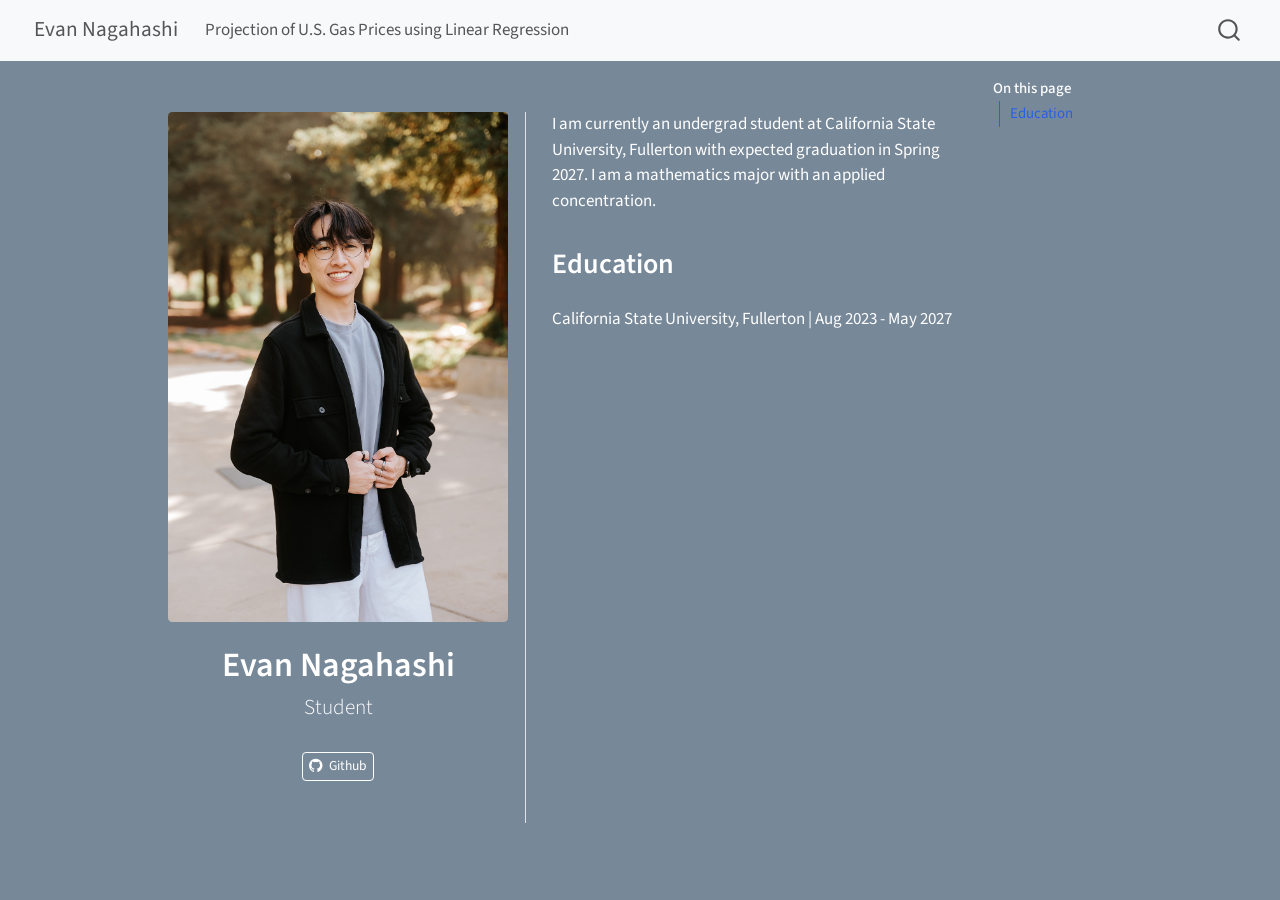
<file: docs/index.html>
<!DOCTYPE html>
<html xmlns="http://www.w3.org/1999/xhtml" lang="en" xml:lang="en"><head>

<meta charset="utf-8">
<meta name="generator" content="quarto-1.8.25">

<meta name="viewport" content="width=device-width, initial-scale=1.0, user-scalable=yes">


<title>Evan Nagahashi – Math437_github</title>
<style>
code{white-space: pre-wrap;}
span.smallcaps{font-variant: small-caps;}
div.columns{display: flex; gap: min(4vw, 1.5em);}
div.column{flex: auto; overflow-x: auto;}
div.hanging-indent{margin-left: 1.5em; text-indent: -1.5em;}
ul.task-list{list-style: none;}
ul.task-list li input[type="checkbox"] {
  width: 0.8em;
  margin: 0 0.8em 0.2em -1em; /* quarto-specific, see https://github.com/quarto-dev/quarto-cli/issues/4556 */ 
  vertical-align: middle;
}
</style>


<script src="site_libs/quarto-nav/quarto-nav.js"></script>
<script src="site_libs/quarto-nav/headroom.min.js"></script>
<script src="site_libs/clipboard/clipboard.min.js"></script>
<script src="site_libs/quarto-search/autocomplete.umd.js"></script>
<script src="site_libs/quarto-search/fuse.min.js"></script>
<script src="site_libs/quarto-search/quarto-search.js"></script>
<meta name="quarto:offset" content="./">
<script src="site_libs/quarto-html/quarto.js" type="module"></script>
<script src="site_libs/quarto-html/tabsets/tabsets.js" type="module"></script>
<script src="site_libs/quarto-html/axe/axe-check.js" type="module"></script>
<script src="site_libs/quarto-html/popper.min.js"></script>
<script src="site_libs/quarto-html/tippy.umd.min.js"></script>
<link href="site_libs/quarto-html/tippy.css" rel="stylesheet">
<link href="site_libs/quarto-html/quarto-syntax-highlighting-7b89279ff1a6dce999919e0e67d4d9ec.css" rel="stylesheet" id="quarto-text-highlighting-styles">
<script src="site_libs/bootstrap/bootstrap.min.js"></script>
<link href="site_libs/bootstrap/bootstrap-icons.css" rel="stylesheet">
<link href="site_libs/bootstrap/bootstrap-90ccf80f73c9ab87650d1a69aed63247.min.css" rel="stylesheet" append-hash="true" id="quarto-bootstrap" data-mode="light">
<script id="quarto-search-options" type="application/json">{
  "location": "navbar",
  "copy-button": false,
  "collapse-after": 3,
  "panel-placement": "end",
  "type": "overlay",
  "limit": 50,
  "keyboard-shortcut": [
    "f",
    "/",
    "s"
  ],
  "show-item-context": false,
  "language": {
    "search-no-results-text": "No results",
    "search-matching-documents-text": "matching documents",
    "search-copy-link-title": "Copy link to search",
    "search-hide-matches-text": "Hide additional matches",
    "search-more-match-text": "more match in this document",
    "search-more-matches-text": "more matches in this document",
    "search-clear-button-title": "Clear",
    "search-text-placeholder": "",
    "search-detached-cancel-button-title": "Cancel",
    "search-submit-button-title": "Submit",
    "search-label": "Search"
  }
}</script>


<link rel="stylesheet" href="styles.css">
</head>

<body class="nav-fixed quarto-light">

<div id="quarto-search-results"></div>
  <header id="quarto-header" class="headroom fixed-top">
    <nav class="navbar navbar-expand-lg " data-bs-theme="dark">
      <div class="navbar-container container-fluid">
      <div class="navbar-brand-container mx-auto">
    <a href="./index.html" class="navbar-brand navbar-brand-logo">
    </a>
    <a class="navbar-brand" href="./index.html">
    <span class="navbar-title">Evan Nagahashi</span>
    </a>
  </div>
            <div id="quarto-search" class="" title="Search"></div>
          <button class="navbar-toggler" type="button" data-bs-toggle="collapse" data-bs-target="#navbarCollapse" aria-controls="navbarCollapse" role="menu" aria-expanded="false" aria-label="Toggle navigation" onclick="if (window.quartoToggleHeadroom) { window.quartoToggleHeadroom(); }">
  <span class="navbar-toggler-icon"></span>
</button>
          <div class="collapse navbar-collapse" id="navbarCollapse">
            <ul class="navbar-nav navbar-nav-scroll me-auto">
  <li class="nav-item">
    <a class="nav-link" href="./project.html"> 
<span class="menu-text">Projection of U.S. Gas Prices using Linear Regression</span></a>
  </li>  
</ul>
          </div> <!-- /navcollapse -->
            <div class="quarto-navbar-tools">
</div>
      </div> <!-- /container-fluid -->
    </nav>
</header>
<!-- content -->
<div id="quarto-content" class="quarto-container page-columns page-rows-contents page-layout-article page-navbar">
<!-- sidebar -->
<!-- margin-sidebar -->
    <div id="quarto-margin-sidebar" class="sidebar margin-sidebar">
        <nav id="TOC" role="doc-toc" class="toc-active">
    <h2 id="toc-title">On this page</h2>
  <ul>
  <li><a href="#education" id="toc-education" class="nav-link active" data-scroll-target="#education">Education</a></li>
  </ul>
</nav>
    </div>
<!-- main -->
<div class="quarto-about-trestles">
  <div class="about-entity">
    <img src="profile.jpeg" class="about-image
  rounded " style="width: 20em;">
<header id="title-block-header" class="quarto-title-block default">
<div class="quarto-title">
<h1 class="title">Evan Nagahashi</h1>
<p class="subtitle lead">Student</p>
</div>
<div class="quarto-title-meta">
  </div>
</header>
    <div class="about-links">
  <a href="https://github.com/evannagahashi/Math437_github.git" class="about-link" rel="" target="">
    <i class="bi bi-github"></i>
     <span class="about-link-text">Github</span>
  </a>
</div>
  </div>
  <div class="about-contents"><main class="content" id="quarto-document-content">

<p>I am currently an undergrad student at California State University, Fullerton with expected graduation in Spring 2027. I am a mathematics major with an applied concentration.</p>
<section id="education" class="level2">
<h2 data-anchor-id="education">Education</h2>
<p>California State University, Fullerton | Aug 2023 - May 2027</p>


</section>
</main></div>
</div>
 <!-- /main -->
<script id="quarto-html-after-body" type="application/javascript">
  window.document.addEventListener("DOMContentLoaded", function (event) {
    const isCodeAnnotation = (el) => {
      for (const clz of el.classList) {
        if (clz.startsWith('code-annotation-')) {                     
          return true;
        }
      }
      return false;
    }
    const onCopySuccess = function(e) {
      // button target
      const button = e.trigger;
      // don't keep focus
      button.blur();
      // flash "checked"
      button.classList.add('code-copy-button-checked');
      var currentTitle = button.getAttribute("title");
      button.setAttribute("title", "Copied!");
      let tooltip;
      if (window.bootstrap) {
        button.setAttribute("data-bs-toggle", "tooltip");
        button.setAttribute("data-bs-placement", "left");
        button.setAttribute("data-bs-title", "Copied!");
        tooltip = new bootstrap.Tooltip(button, 
          { trigger: "manual", 
            customClass: "code-copy-button-tooltip",
            offset: [0, -8]});
        tooltip.show();    
      }
      setTimeout(function() {
        if (tooltip) {
          tooltip.hide();
          button.removeAttribute("data-bs-title");
          button.removeAttribute("data-bs-toggle");
          button.removeAttribute("data-bs-placement");
        }
        button.setAttribute("title", currentTitle);
        button.classList.remove('code-copy-button-checked');
      }, 1000);
      // clear code selection
      e.clearSelection();
    }
    const getTextToCopy = function(trigger) {
      const outerScaffold = trigger.parentElement.cloneNode(true);
      const codeEl = outerScaffold.querySelector('code');
      for (const childEl of codeEl.children) {
        if (isCodeAnnotation(childEl)) {
          childEl.remove();
        }
      }
      return codeEl.innerText;
    }
    const clipboard = new window.ClipboardJS('.code-copy-button:not([data-in-quarto-modal])', {
      text: getTextToCopy
    });
    clipboard.on('success', onCopySuccess);
    if (window.document.getElementById('quarto-embedded-source-code-modal')) {
      const clipboardModal = new window.ClipboardJS('.code-copy-button[data-in-quarto-modal]', {
        text: getTextToCopy,
        container: window.document.getElementById('quarto-embedded-source-code-modal')
      });
      clipboardModal.on('success', onCopySuccess);
    }
      var localhostRegex = new RegExp(/^(?:http|https):\/\/localhost\:?[0-9]*\//);
      var mailtoRegex = new RegExp(/^mailto:/);
        var filterRegex = new RegExp('/' + window.location.host + '/');
      var isInternal = (href) => {
          return filterRegex.test(href) || localhostRegex.test(href) || mailtoRegex.test(href);
      }
      // Inspect non-navigation links and adorn them if external
     var links = window.document.querySelectorAll('a[href]:not(.nav-link):not(.navbar-brand):not(.toc-action):not(.sidebar-link):not(.sidebar-item-toggle):not(.pagination-link):not(.no-external):not([aria-hidden]):not(.dropdown-item):not(.quarto-navigation-tool):not(.about-link)');
      for (var i=0; i<links.length; i++) {
        const link = links[i];
        if (!isInternal(link.href)) {
          // undo the damage that might have been done by quarto-nav.js in the case of
          // links that we want to consider external
          if (link.dataset.originalHref !== undefined) {
            link.href = link.dataset.originalHref;
          }
        }
      }
    function tippyHover(el, contentFn, onTriggerFn, onUntriggerFn) {
      const config = {
        allowHTML: true,
        maxWidth: 500,
        delay: 100,
        arrow: false,
        appendTo: function(el) {
            return el.parentElement;
        },
        interactive: true,
        interactiveBorder: 10,
        theme: 'quarto',
        placement: 'bottom-start',
      };
      if (contentFn) {
        config.content = contentFn;
      }
      if (onTriggerFn) {
        config.onTrigger = onTriggerFn;
      }
      if (onUntriggerFn) {
        config.onUntrigger = onUntriggerFn;
      }
      window.tippy(el, config); 
    }
    const noterefs = window.document.querySelectorAll('a[role="doc-noteref"]');
    for (var i=0; i<noterefs.length; i++) {
      const ref = noterefs[i];
      tippyHover(ref, function() {
        // use id or data attribute instead here
        let href = ref.getAttribute('data-footnote-href') || ref.getAttribute('href');
        try { href = new URL(href).hash; } catch {}
        const id = href.replace(/^#\/?/, "");
        const note = window.document.getElementById(id);
        if (note) {
          return note.innerHTML;
        } else {
          return "";
        }
      });
    }
    const xrefs = window.document.querySelectorAll('a.quarto-xref');
    const processXRef = (id, note) => {
      // Strip column container classes
      const stripColumnClz = (el) => {
        el.classList.remove("page-full", "page-columns");
        if (el.children) {
          for (const child of el.children) {
            stripColumnClz(child);
          }
        }
      }
      stripColumnClz(note)
      if (id === null || id.startsWith('sec-')) {
        // Special case sections, only their first couple elements
        const container = document.createElement("div");
        if (note.children && note.children.length > 2) {
          container.appendChild(note.children[0].cloneNode(true));
          for (let i = 1; i < note.children.length; i++) {
            const child = note.children[i];
            if (child.tagName === "P" && child.innerText === "") {
              continue;
            } else {
              container.appendChild(child.cloneNode(true));
              break;
            }
          }
          if (window.Quarto?.typesetMath) {
            window.Quarto.typesetMath(container);
          }
          return container.innerHTML
        } else {
          if (window.Quarto?.typesetMath) {
            window.Quarto.typesetMath(note);
          }
          return note.innerHTML;
        }
      } else {
        // Remove any anchor links if they are present
        const anchorLink = note.querySelector('a.anchorjs-link');
        if (anchorLink) {
          anchorLink.remove();
        }
        if (window.Quarto?.typesetMath) {
          window.Quarto.typesetMath(note);
        }
        if (note.classList.contains("callout")) {
          return note.outerHTML;
        } else {
          return note.innerHTML;
        }
      }
    }
    for (var i=0; i<xrefs.length; i++) {
      const xref = xrefs[i];
      tippyHover(xref, undefined, function(instance) {
        instance.disable();
        let url = xref.getAttribute('href');
        let hash = undefined; 
        if (url.startsWith('#')) {
          hash = url;
        } else {
          try { hash = new URL(url).hash; } catch {}
        }
        if (hash) {
          const id = hash.replace(/^#\/?/, "");
          const note = window.document.getElementById(id);
          if (note !== null) {
            try {
              const html = processXRef(id, note.cloneNode(true));
              instance.setContent(html);
            } finally {
              instance.enable();
              instance.show();
            }
          } else {
            // See if we can fetch this
            fetch(url.split('#')[0])
            .then(res => res.text())
            .then(html => {
              const parser = new DOMParser();
              const htmlDoc = parser.parseFromString(html, "text/html");
              const note = htmlDoc.getElementById(id);
              if (note !== null) {
                const html = processXRef(id, note);
                instance.setContent(html);
              } 
            }).finally(() => {
              instance.enable();
              instance.show();
            });
          }
        } else {
          // See if we can fetch a full url (with no hash to target)
          // This is a special case and we should probably do some content thinning / targeting
          fetch(url)
          .then(res => res.text())
          .then(html => {
            const parser = new DOMParser();
            const htmlDoc = parser.parseFromString(html, "text/html");
            const note = htmlDoc.querySelector('main.content');
            if (note !== null) {
              // This should only happen for chapter cross references
              // (since there is no id in the URL)
              // remove the first header
              if (note.children.length > 0 && note.children[0].tagName === "HEADER") {
                note.children[0].remove();
              }
              const html = processXRef(null, note);
              instance.setContent(html);
            } 
          }).finally(() => {
            instance.enable();
            instance.show();
          });
        }
      }, function(instance) {
      });
    }
        let selectedAnnoteEl;
        const selectorForAnnotation = ( cell, annotation) => {
          let cellAttr = 'data-code-cell="' + cell + '"';
          let lineAttr = 'data-code-annotation="' +  annotation + '"';
          const selector = 'span[' + cellAttr + '][' + lineAttr + ']';
          return selector;
        }
        const selectCodeLines = (annoteEl) => {
          const doc = window.document;
          const targetCell = annoteEl.getAttribute("data-target-cell");
          const targetAnnotation = annoteEl.getAttribute("data-target-annotation");
          const annoteSpan = window.document.querySelector(selectorForAnnotation(targetCell, targetAnnotation));
          const lines = annoteSpan.getAttribute("data-code-lines").split(",");
          const lineIds = lines.map((line) => {
            return targetCell + "-" + line;
          })
          let top = null;
          let height = null;
          let parent = null;
          if (lineIds.length > 0) {
              //compute the position of the single el (top and bottom and make a div)
              const el = window.document.getElementById(lineIds[0]);
              top = el.offsetTop;
              height = el.offsetHeight;
              parent = el.parentElement.parentElement;
            if (lineIds.length > 1) {
              const lastEl = window.document.getElementById(lineIds[lineIds.length - 1]);
              const bottom = lastEl.offsetTop + lastEl.offsetHeight;
              height = bottom - top;
            }
            if (top !== null && height !== null && parent !== null) {
              // cook up a div (if necessary) and position it 
              let div = window.document.getElementById("code-annotation-line-highlight");
              if (div === null) {
                div = window.document.createElement("div");
                div.setAttribute("id", "code-annotation-line-highlight");
                div.style.position = 'absolute';
                parent.appendChild(div);
              }
              div.style.top = top - 2 + "px";
              div.style.height = height + 4 + "px";
              div.style.left = 0;
              let gutterDiv = window.document.getElementById("code-annotation-line-highlight-gutter");
              if (gutterDiv === null) {
                gutterDiv = window.document.createElement("div");
                gutterDiv.setAttribute("id", "code-annotation-line-highlight-gutter");
                gutterDiv.style.position = 'absolute';
                const codeCell = window.document.getElementById(targetCell);
                const gutter = codeCell.querySelector('.code-annotation-gutter');
                gutter.appendChild(gutterDiv);
              }
              gutterDiv.style.top = top - 2 + "px";
              gutterDiv.style.height = height + 4 + "px";
            }
            selectedAnnoteEl = annoteEl;
          }
        };
        const unselectCodeLines = () => {
          const elementsIds = ["code-annotation-line-highlight", "code-annotation-line-highlight-gutter"];
          elementsIds.forEach((elId) => {
            const div = window.document.getElementById(elId);
            if (div) {
              div.remove();
            }
          });
          selectedAnnoteEl = undefined;
        };
          // Handle positioning of the toggle
      window.addEventListener(
        "resize",
        throttle(() => {
          elRect = undefined;
          if (selectedAnnoteEl) {
            selectCodeLines(selectedAnnoteEl);
          }
        }, 10)
      );
      function throttle(fn, ms) {
      let throttle = false;
      let timer;
        return (...args) => {
          if(!throttle) { // first call gets through
              fn.apply(this, args);
              throttle = true;
          } else { // all the others get throttled
              if(timer) clearTimeout(timer); // cancel #2
              timer = setTimeout(() => {
                fn.apply(this, args);
                timer = throttle = false;
              }, ms);
          }
        };
      }
        // Attach click handler to the DT
        const annoteDls = window.document.querySelectorAll('dt[data-target-cell]');
        for (const annoteDlNode of annoteDls) {
          annoteDlNode.addEventListener('click', (event) => {
            const clickedEl = event.target;
            if (clickedEl !== selectedAnnoteEl) {
              unselectCodeLines();
              const activeEl = window.document.querySelector('dt[data-target-cell].code-annotation-active');
              if (activeEl) {
                activeEl.classList.remove('code-annotation-active');
              }
              selectCodeLines(clickedEl);
              clickedEl.classList.add('code-annotation-active');
            } else {
              // Unselect the line
              unselectCodeLines();
              clickedEl.classList.remove('code-annotation-active');
            }
          });
        }
    const findCites = (el) => {
      const parentEl = el.parentElement;
      if (parentEl) {
        const cites = parentEl.dataset.cites;
        if (cites) {
          return {
            el,
            cites: cites.split(' ')
          };
        } else {
          return findCites(el.parentElement)
        }
      } else {
        return undefined;
      }
    };
    var bibliorefs = window.document.querySelectorAll('a[role="doc-biblioref"]');
    for (var i=0; i<bibliorefs.length; i++) {
      const ref = bibliorefs[i];
      const citeInfo = findCites(ref);
      if (citeInfo) {
        tippyHover(citeInfo.el, function() {
          var popup = window.document.createElement('div');
          citeInfo.cites.forEach(function(cite) {
            var citeDiv = window.document.createElement('div');
            citeDiv.classList.add('hanging-indent');
            citeDiv.classList.add('csl-entry');
            var biblioDiv = window.document.getElementById('ref-' + cite);
            if (biblioDiv) {
              citeDiv.innerHTML = biblioDiv.innerHTML;
            }
            popup.appendChild(citeDiv);
          });
          return popup.innerHTML;
        });
      }
    }
  });
  </script>
</div> <!-- /content -->




</body></html>
</file>
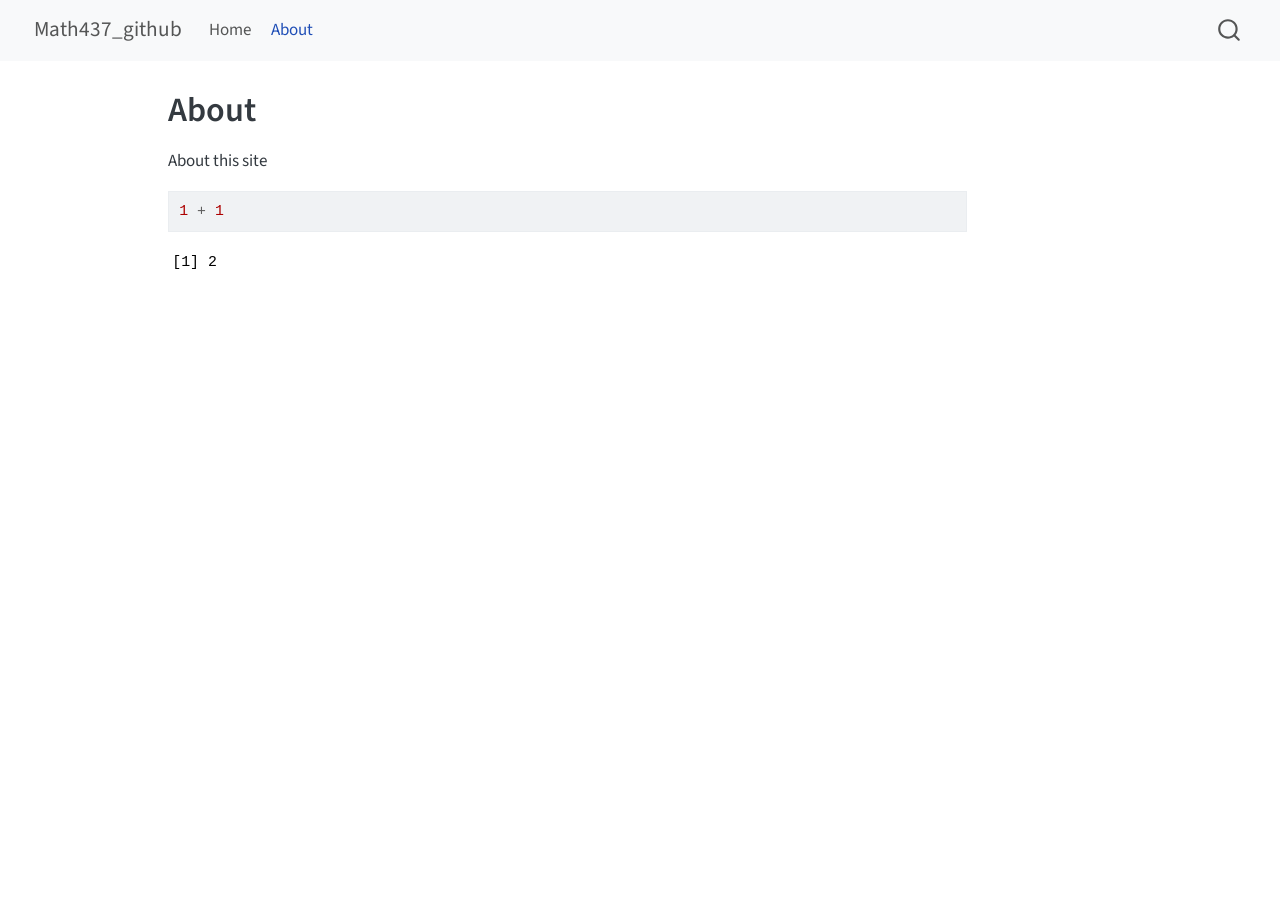
<file: docs/about.html>
<!DOCTYPE html>
<html xmlns="http://www.w3.org/1999/xhtml" lang="en" xml:lang="en"><head>

<meta charset="utf-8">
<meta name="generator" content="quarto-1.8.25">

<meta name="viewport" content="width=device-width, initial-scale=1.0, user-scalable=yes">


<title>About – Math437_github</title>
<style>
code{white-space: pre-wrap;}
span.smallcaps{font-variant: small-caps;}
div.columns{display: flex; gap: min(4vw, 1.5em);}
div.column{flex: auto; overflow-x: auto;}
div.hanging-indent{margin-left: 1.5em; text-indent: -1.5em;}
ul.task-list{list-style: none;}
ul.task-list li input[type="checkbox"] {
  width: 0.8em;
  margin: 0 0.8em 0.2em -1em; /* quarto-specific, see https://github.com/quarto-dev/quarto-cli/issues/4556 */ 
  vertical-align: middle;
}
/* CSS for syntax highlighting */
html { -webkit-text-size-adjust: 100%; }
pre > code.sourceCode { white-space: pre; position: relative; }
pre > code.sourceCode > span { display: inline-block; line-height: 1.25; }
pre > code.sourceCode > span:empty { height: 1.2em; }
.sourceCode { overflow: visible; }
code.sourceCode > span { color: inherit; text-decoration: inherit; }
div.sourceCode { margin: 1em 0; }
pre.sourceCode { margin: 0; }
@media screen {
div.sourceCode { overflow: auto; }
}
@media print {
pre > code.sourceCode { white-space: pre-wrap; }
pre > code.sourceCode > span { text-indent: -5em; padding-left: 5em; }
}
pre.numberSource code
  { counter-reset: source-line 0; }
pre.numberSource code > span
  { position: relative; left: -4em; counter-increment: source-line; }
pre.numberSource code > span > a:first-child::before
  { content: counter(source-line);
    position: relative; left: -1em; text-align: right; vertical-align: baseline;
    border: none; display: inline-block;
    -webkit-touch-callout: none; -webkit-user-select: none;
    -khtml-user-select: none; -moz-user-select: none;
    -ms-user-select: none; user-select: none;
    padding: 0 4px; width: 4em;
  }
pre.numberSource { margin-left: 3em;  padding-left: 4px; }
div.sourceCode
  {   }
@media screen {
pre > code.sourceCode > span > a:first-child::before { text-decoration: underline; }
}
</style>


<script src="site_libs/quarto-nav/quarto-nav.js"></script>
<script src="site_libs/quarto-nav/headroom.min.js"></script>
<script src="site_libs/clipboard/clipboard.min.js"></script>
<script src="site_libs/quarto-search/autocomplete.umd.js"></script>
<script src="site_libs/quarto-search/fuse.min.js"></script>
<script src="site_libs/quarto-search/quarto-search.js"></script>
<meta name="quarto:offset" content="./">
<script src="site_libs/quarto-html/quarto.js" type="module"></script>
<script src="site_libs/quarto-html/tabsets/tabsets.js" type="module"></script>
<script src="site_libs/quarto-html/axe/axe-check.js" type="module"></script>
<script src="site_libs/quarto-html/popper.min.js"></script>
<script src="site_libs/quarto-html/tippy.umd.min.js"></script>
<script src="site_libs/quarto-html/anchor.min.js"></script>
<link href="site_libs/quarto-html/tippy.css" rel="stylesheet">
<link href="site_libs/quarto-html/quarto-syntax-highlighting-7b89279ff1a6dce999919e0e67d4d9ec.css" rel="stylesheet" id="quarto-text-highlighting-styles">
<script src="site_libs/bootstrap/bootstrap.min.js"></script>
<link href="site_libs/bootstrap/bootstrap-icons.css" rel="stylesheet">
<link href="site_libs/bootstrap/bootstrap-e31584831b205ffbb2d98406f31c2a5b.min.css" rel="stylesheet" append-hash="true" id="quarto-bootstrap" data-mode="light">
<script id="quarto-search-options" type="application/json">{
  "location": "navbar",
  "copy-button": false,
  "collapse-after": 3,
  "panel-placement": "end",
  "type": "overlay",
  "limit": 50,
  "keyboard-shortcut": [
    "f",
    "/",
    "s"
  ],
  "show-item-context": false,
  "language": {
    "search-no-results-text": "No results",
    "search-matching-documents-text": "matching documents",
    "search-copy-link-title": "Copy link to search",
    "search-hide-matches-text": "Hide additional matches",
    "search-more-match-text": "more match in this document",
    "search-more-matches-text": "more matches in this document",
    "search-clear-button-title": "Clear",
    "search-text-placeholder": "",
    "search-detached-cancel-button-title": "Cancel",
    "search-submit-button-title": "Submit",
    "search-label": "Search"
  }
}</script>


<link rel="stylesheet" href="styles.css">
</head>

<body class="nav-fixed quarto-light">

<div id="quarto-search-results"></div>
  <header id="quarto-header" class="headroom fixed-top">
    <nav class="navbar navbar-expand-lg " data-bs-theme="dark">
      <div class="navbar-container container-fluid">
      <div class="navbar-brand-container mx-auto">
    <a href="./index.html" class="navbar-brand navbar-brand-logo">
    </a>
    <a class="navbar-brand" href="./index.html">
    <span class="navbar-title">Math437_github</span>
    </a>
  </div>
            <div id="quarto-search" class="" title="Search"></div>
          <button class="navbar-toggler" type="button" data-bs-toggle="collapse" data-bs-target="#navbarCollapse" aria-controls="navbarCollapse" role="menu" aria-expanded="false" aria-label="Toggle navigation" onclick="if (window.quartoToggleHeadroom) { window.quartoToggleHeadroom(); }">
  <span class="navbar-toggler-icon"></span>
</button>
          <div class="collapse navbar-collapse" id="navbarCollapse">
            <ul class="navbar-nav navbar-nav-scroll me-auto">
  <li class="nav-item">
    <a class="nav-link" href="./index.html"> 
<span class="menu-text">Home</span></a>
  </li>  
  <li class="nav-item">
    <a class="nav-link active" href="./about.html" aria-current="page"> 
<span class="menu-text">About</span></a>
  </li>  
</ul>
          </div> <!-- /navcollapse -->
            <div class="quarto-navbar-tools">
</div>
      </div> <!-- /container-fluid -->
    </nav>
</header>
<!-- content -->
<div id="quarto-content" class="quarto-container page-columns page-rows-contents page-layout-article page-navbar">
<!-- sidebar -->
<!-- margin-sidebar -->
    <div id="quarto-margin-sidebar" class="sidebar margin-sidebar zindex-bottom">
        
    </div>
<!-- main -->
<main class="content" id="quarto-document-content">

<header id="title-block-header" class="quarto-title-block default">
<div class="quarto-title">
<h1 class="title">About</h1>
</div>



<div class="quarto-title-meta">

    
  
    
  </div>
  


</header>


<p>About this site</p>
<div class="cell">
<div class="code-copy-outer-scaffold"><div class="sourceCode cell-code" id="cb1"><pre class="sourceCode r code-with-copy"><code class="sourceCode r"><span id="cb1-1"><a href="#cb1-1" aria-hidden="true" tabindex="-1"></a><span class="dv">1</span> <span class="sc">+</span> <span class="dv">1</span></span></code></pre></div><button title="Copy to Clipboard" class="code-copy-button"><i class="bi"></i></button></div>
<div class="cell-output cell-output-stdout">
<pre><code>[1] 2</code></pre>
</div>
</div>



</main> <!-- /main -->
<script id="quarto-html-after-body" type="application/javascript">
  window.document.addEventListener("DOMContentLoaded", function (event) {
    const icon = "";
    const anchorJS = new window.AnchorJS();
    anchorJS.options = {
      placement: 'right',
      icon: icon
    };
    anchorJS.add('.anchored');
    const isCodeAnnotation = (el) => {
      for (const clz of el.classList) {
        if (clz.startsWith('code-annotation-')) {                     
          return true;
        }
      }
      return false;
    }
    const onCopySuccess = function(e) {
      // button target
      const button = e.trigger;
      // don't keep focus
      button.blur();
      // flash "checked"
      button.classList.add('code-copy-button-checked');
      var currentTitle = button.getAttribute("title");
      button.setAttribute("title", "Copied!");
      let tooltip;
      if (window.bootstrap) {
        button.setAttribute("data-bs-toggle", "tooltip");
        button.setAttribute("data-bs-placement", "left");
        button.setAttribute("data-bs-title", "Copied!");
        tooltip = new bootstrap.Tooltip(button, 
          { trigger: "manual", 
            customClass: "code-copy-button-tooltip",
            offset: [0, -8]});
        tooltip.show();    
      }
      setTimeout(function() {
        if (tooltip) {
          tooltip.hide();
          button.removeAttribute("data-bs-title");
          button.removeAttribute("data-bs-toggle");
          button.removeAttribute("data-bs-placement");
        }
        button.setAttribute("title", currentTitle);
        button.classList.remove('code-copy-button-checked');
      }, 1000);
      // clear code selection
      e.clearSelection();
    }
    const getTextToCopy = function(trigger) {
      const outerScaffold = trigger.parentElement.cloneNode(true);
      const codeEl = outerScaffold.querySelector('code');
      for (const childEl of codeEl.children) {
        if (isCodeAnnotation(childEl)) {
          childEl.remove();
        }
      }
      return codeEl.innerText;
    }
    const clipboard = new window.ClipboardJS('.code-copy-button:not([data-in-quarto-modal])', {
      text: getTextToCopy
    });
    clipboard.on('success', onCopySuccess);
    if (window.document.getElementById('quarto-embedded-source-code-modal')) {
      const clipboardModal = new window.ClipboardJS('.code-copy-button[data-in-quarto-modal]', {
        text: getTextToCopy,
        container: window.document.getElementById('quarto-embedded-source-code-modal')
      });
      clipboardModal.on('success', onCopySuccess);
    }
      var localhostRegex = new RegExp(/^(?:http|https):\/\/localhost\:?[0-9]*\//);
      var mailtoRegex = new RegExp(/^mailto:/);
        var filterRegex = new RegExp('/' + window.location.host + '/');
      var isInternal = (href) => {
          return filterRegex.test(href) || localhostRegex.test(href) || mailtoRegex.test(href);
      }
      // Inspect non-navigation links and adorn them if external
     var links = window.document.querySelectorAll('a[href]:not(.nav-link):not(.navbar-brand):not(.toc-action):not(.sidebar-link):not(.sidebar-item-toggle):not(.pagination-link):not(.no-external):not([aria-hidden]):not(.dropdown-item):not(.quarto-navigation-tool):not(.about-link)');
      for (var i=0; i<links.length; i++) {
        const link = links[i];
        if (!isInternal(link.href)) {
          // undo the damage that might have been done by quarto-nav.js in the case of
          // links that we want to consider external
          if (link.dataset.originalHref !== undefined) {
            link.href = link.dataset.originalHref;
          }
        }
      }
    function tippyHover(el, contentFn, onTriggerFn, onUntriggerFn) {
      const config = {
        allowHTML: true,
        maxWidth: 500,
        delay: 100,
        arrow: false,
        appendTo: function(el) {
            return el.parentElement;
        },
        interactive: true,
        interactiveBorder: 10,
        theme: 'quarto',
        placement: 'bottom-start',
      };
      if (contentFn) {
        config.content = contentFn;
      }
      if (onTriggerFn) {
        config.onTrigger = onTriggerFn;
      }
      if (onUntriggerFn) {
        config.onUntrigger = onUntriggerFn;
      }
      window.tippy(el, config); 
    }
    const noterefs = window.document.querySelectorAll('a[role="doc-noteref"]');
    for (var i=0; i<noterefs.length; i++) {
      const ref = noterefs[i];
      tippyHover(ref, function() {
        // use id or data attribute instead here
        let href = ref.getAttribute('data-footnote-href') || ref.getAttribute('href');
        try { href = new URL(href).hash; } catch {}
        const id = href.replace(/^#\/?/, "");
        const note = window.document.getElementById(id);
        if (note) {
          return note.innerHTML;
        } else {
          return "";
        }
      });
    }
    const xrefs = window.document.querySelectorAll('a.quarto-xref');
    const processXRef = (id, note) => {
      // Strip column container classes
      const stripColumnClz = (el) => {
        el.classList.remove("page-full", "page-columns");
        if (el.children) {
          for (const child of el.children) {
            stripColumnClz(child);
          }
        }
      }
      stripColumnClz(note)
      if (id === null || id.startsWith('sec-')) {
        // Special case sections, only their first couple elements
        const container = document.createElement("div");
        if (note.children && note.children.length > 2) {
          container.appendChild(note.children[0].cloneNode(true));
          for (let i = 1; i < note.children.length; i++) {
            const child = note.children[i];
            if (child.tagName === "P" && child.innerText === "") {
              continue;
            } else {
              container.appendChild(child.cloneNode(true));
              break;
            }
          }
          if (window.Quarto?.typesetMath) {
            window.Quarto.typesetMath(container);
          }
          return container.innerHTML
        } else {
          if (window.Quarto?.typesetMath) {
            window.Quarto.typesetMath(note);
          }
          return note.innerHTML;
        }
      } else {
        // Remove any anchor links if they are present
        const anchorLink = note.querySelector('a.anchorjs-link');
        if (anchorLink) {
          anchorLink.remove();
        }
        if (window.Quarto?.typesetMath) {
          window.Quarto.typesetMath(note);
        }
        if (note.classList.contains("callout")) {
          return note.outerHTML;
        } else {
          return note.innerHTML;
        }
      }
    }
    for (var i=0; i<xrefs.length; i++) {
      const xref = xrefs[i];
      tippyHover(xref, undefined, function(instance) {
        instance.disable();
        let url = xref.getAttribute('href');
        let hash = undefined; 
        if (url.startsWith('#')) {
          hash = url;
        } else {
          try { hash = new URL(url).hash; } catch {}
        }
        if (hash) {
          const id = hash.replace(/^#\/?/, "");
          const note = window.document.getElementById(id);
          if (note !== null) {
            try {
              const html = processXRef(id, note.cloneNode(true));
              instance.setContent(html);
            } finally {
              instance.enable();
              instance.show();
            }
          } else {
            // See if we can fetch this
            fetch(url.split('#')[0])
            .then(res => res.text())
            .then(html => {
              const parser = new DOMParser();
              const htmlDoc = parser.parseFromString(html, "text/html");
              const note = htmlDoc.getElementById(id);
              if (note !== null) {
                const html = processXRef(id, note);
                instance.setContent(html);
              } 
            }).finally(() => {
              instance.enable();
              instance.show();
            });
          }
        } else {
          // See if we can fetch a full url (with no hash to target)
          // This is a special case and we should probably do some content thinning / targeting
          fetch(url)
          .then(res => res.text())
          .then(html => {
            const parser = new DOMParser();
            const htmlDoc = parser.parseFromString(html, "text/html");
            const note = htmlDoc.querySelector('main.content');
            if (note !== null) {
              // This should only happen for chapter cross references
              // (since there is no id in the URL)
              // remove the first header
              if (note.children.length > 0 && note.children[0].tagName === "HEADER") {
                note.children[0].remove();
              }
              const html = processXRef(null, note);
              instance.setContent(html);
            } 
          }).finally(() => {
            instance.enable();
            instance.show();
          });
        }
      }, function(instance) {
      });
    }
        let selectedAnnoteEl;
        const selectorForAnnotation = ( cell, annotation) => {
          let cellAttr = 'data-code-cell="' + cell + '"';
          let lineAttr = 'data-code-annotation="' +  annotation + '"';
          const selector = 'span[' + cellAttr + '][' + lineAttr + ']';
          return selector;
        }
        const selectCodeLines = (annoteEl) => {
          const doc = window.document;
          const targetCell = annoteEl.getAttribute("data-target-cell");
          const targetAnnotation = annoteEl.getAttribute("data-target-annotation");
          const annoteSpan = window.document.querySelector(selectorForAnnotation(targetCell, targetAnnotation));
          const lines = annoteSpan.getAttribute("data-code-lines").split(",");
          const lineIds = lines.map((line) => {
            return targetCell + "-" + line;
          })
          let top = null;
          let height = null;
          let parent = null;
          if (lineIds.length > 0) {
              //compute the position of the single el (top and bottom and make a div)
              const el = window.document.getElementById(lineIds[0]);
              top = el.offsetTop;
              height = el.offsetHeight;
              parent = el.parentElement.parentElement;
            if (lineIds.length > 1) {
              const lastEl = window.document.getElementById(lineIds[lineIds.length - 1]);
              const bottom = lastEl.offsetTop + lastEl.offsetHeight;
              height = bottom - top;
            }
            if (top !== null && height !== null && parent !== null) {
              // cook up a div (if necessary) and position it 
              let div = window.document.getElementById("code-annotation-line-highlight");
              if (div === null) {
                div = window.document.createElement("div");
                div.setAttribute("id", "code-annotation-line-highlight");
                div.style.position = 'absolute';
                parent.appendChild(div);
              }
              div.style.top = top - 2 + "px";
              div.style.height = height + 4 + "px";
              div.style.left = 0;
              let gutterDiv = window.document.getElementById("code-annotation-line-highlight-gutter");
              if (gutterDiv === null) {
                gutterDiv = window.document.createElement("div");
                gutterDiv.setAttribute("id", "code-annotation-line-highlight-gutter");
                gutterDiv.style.position = 'absolute';
                const codeCell = window.document.getElementById(targetCell);
                const gutter = codeCell.querySelector('.code-annotation-gutter');
                gutter.appendChild(gutterDiv);
              }
              gutterDiv.style.top = top - 2 + "px";
              gutterDiv.style.height = height + 4 + "px";
            }
            selectedAnnoteEl = annoteEl;
          }
        };
        const unselectCodeLines = () => {
          const elementsIds = ["code-annotation-line-highlight", "code-annotation-line-highlight-gutter"];
          elementsIds.forEach((elId) => {
            const div = window.document.getElementById(elId);
            if (div) {
              div.remove();
            }
          });
          selectedAnnoteEl = undefined;
        };
          // Handle positioning of the toggle
      window.addEventListener(
        "resize",
        throttle(() => {
          elRect = undefined;
          if (selectedAnnoteEl) {
            selectCodeLines(selectedAnnoteEl);
          }
        }, 10)
      );
      function throttle(fn, ms) {
      let throttle = false;
      let timer;
        return (...args) => {
          if(!throttle) { // first call gets through
              fn.apply(this, args);
              throttle = true;
          } else { // all the others get throttled
              if(timer) clearTimeout(timer); // cancel #2
              timer = setTimeout(() => {
                fn.apply(this, args);
                timer = throttle = false;
              }, ms);
          }
        };
      }
        // Attach click handler to the DT
        const annoteDls = window.document.querySelectorAll('dt[data-target-cell]');
        for (const annoteDlNode of annoteDls) {
          annoteDlNode.addEventListener('click', (event) => {
            const clickedEl = event.target;
            if (clickedEl !== selectedAnnoteEl) {
              unselectCodeLines();
              const activeEl = window.document.querySelector('dt[data-target-cell].code-annotation-active');
              if (activeEl) {
                activeEl.classList.remove('code-annotation-active');
              }
              selectCodeLines(clickedEl);
              clickedEl.classList.add('code-annotation-active');
            } else {
              // Unselect the line
              unselectCodeLines();
              clickedEl.classList.remove('code-annotation-active');
            }
          });
        }
    const findCites = (el) => {
      const parentEl = el.parentElement;
      if (parentEl) {
        const cites = parentEl.dataset.cites;
        if (cites) {
          return {
            el,
            cites: cites.split(' ')
          };
        } else {
          return findCites(el.parentElement)
        }
      } else {
        return undefined;
      }
    };
    var bibliorefs = window.document.querySelectorAll('a[role="doc-biblioref"]');
    for (var i=0; i<bibliorefs.length; i++) {
      const ref = bibliorefs[i];
      const citeInfo = findCites(ref);
      if (citeInfo) {
        tippyHover(citeInfo.el, function() {
          var popup = window.document.createElement('div');
          citeInfo.cites.forEach(function(cite) {
            var citeDiv = window.document.createElement('div');
            citeDiv.classList.add('hanging-indent');
            citeDiv.classList.add('csl-entry');
            var biblioDiv = window.document.getElementById('ref-' + cite);
            if (biblioDiv) {
              citeDiv.innerHTML = biblioDiv.innerHTML;
            }
            popup.appendChild(citeDiv);
          });
          return popup.innerHTML;
        });
      }
    }
  });
  </script>
</div> <!-- /content -->




</body></html>
</file>
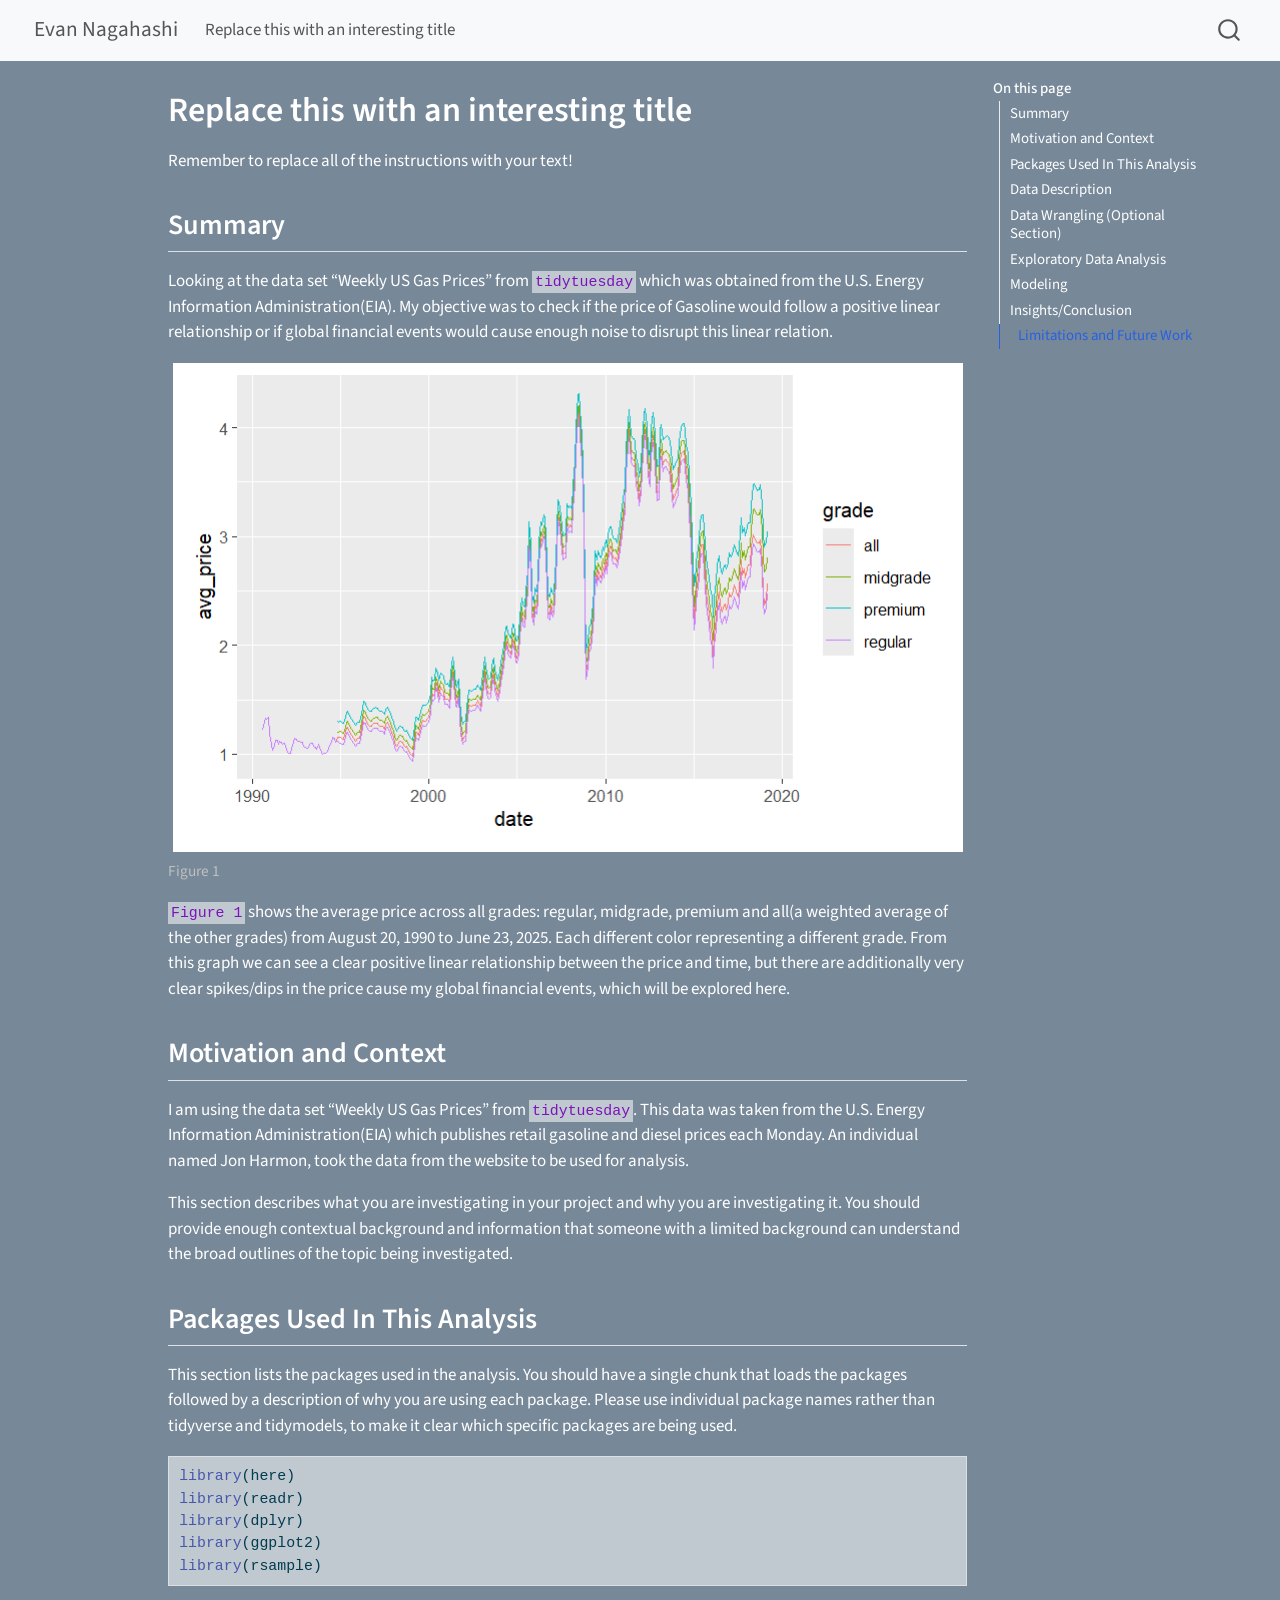
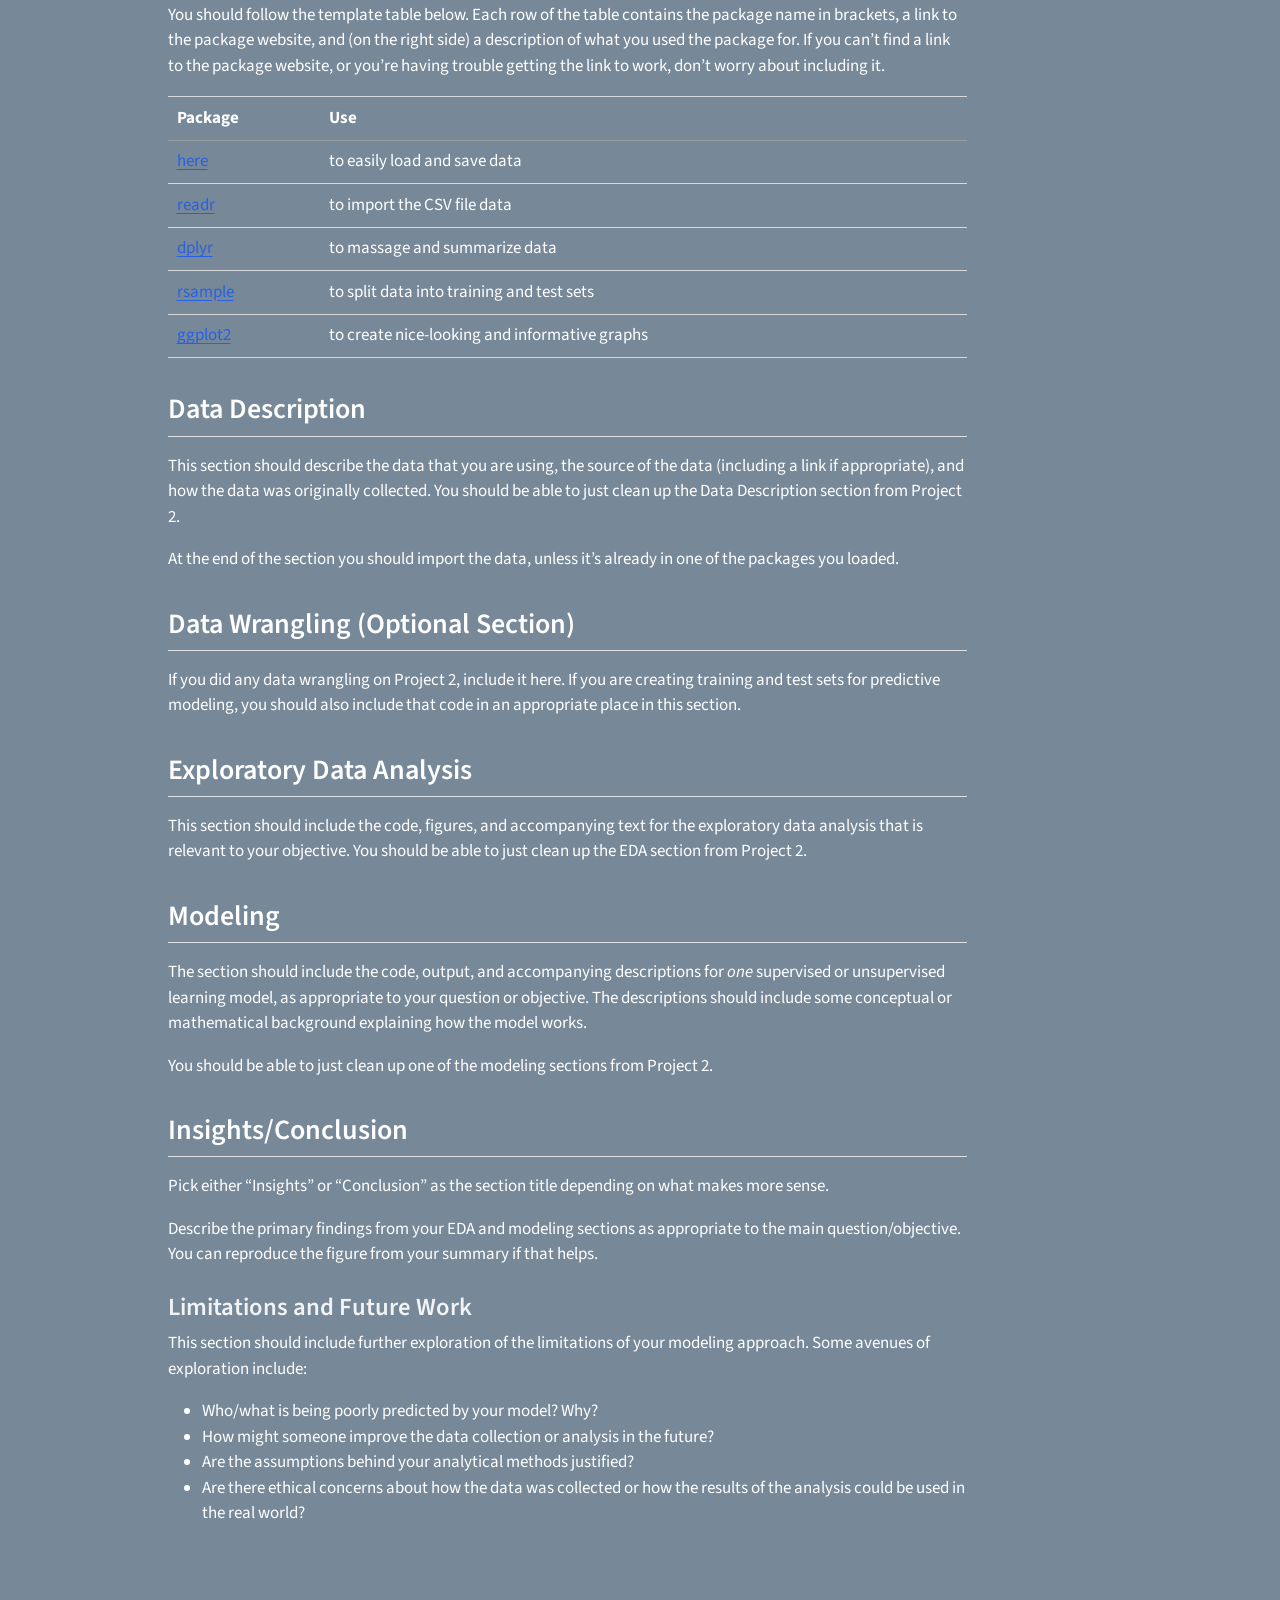
<file: docs/math-437-project-template.html>
<!DOCTYPE html>
<html xmlns="http://www.w3.org/1999/xhtml" lang="en" xml:lang="en"><head>

<meta charset="utf-8">
<meta name="generator" content="quarto-1.8.25">

<meta name="viewport" content="width=device-width, initial-scale=1.0, user-scalable=yes">


<title>Replace this with an interesting title – Math437_github</title>
<style>
code{white-space: pre-wrap;}
span.smallcaps{font-variant: small-caps;}
div.columns{display: flex; gap: min(4vw, 1.5em);}
div.column{flex: auto; overflow-x: auto;}
div.hanging-indent{margin-left: 1.5em; text-indent: -1.5em;}
ul.task-list{list-style: none;}
ul.task-list li input[type="checkbox"] {
  width: 0.8em;
  margin: 0 0.8em 0.2em -1em; /* quarto-specific, see https://github.com/quarto-dev/quarto-cli/issues/4556 */ 
  vertical-align: middle;
}
/* CSS for syntax highlighting */
html { -webkit-text-size-adjust: 100%; }
pre > code.sourceCode { white-space: pre; position: relative; }
pre > code.sourceCode > span { display: inline-block; line-height: 1.25; }
pre > code.sourceCode > span:empty { height: 1.2em; }
.sourceCode { overflow: visible; }
code.sourceCode > span { color: inherit; text-decoration: inherit; }
div.sourceCode { margin: 1em 0; }
pre.sourceCode { margin: 0; }
@media screen {
div.sourceCode { overflow: auto; }
}
@media print {
pre > code.sourceCode { white-space: pre-wrap; }
pre > code.sourceCode > span { text-indent: -5em; padding-left: 5em; }
}
pre.numberSource code
  { counter-reset: source-line 0; }
pre.numberSource code > span
  { position: relative; left: -4em; counter-increment: source-line; }
pre.numberSource code > span > a:first-child::before
  { content: counter(source-line);
    position: relative; left: -1em; text-align: right; vertical-align: baseline;
    border: none; display: inline-block;
    -webkit-touch-callout: none; -webkit-user-select: none;
    -khtml-user-select: none; -moz-user-select: none;
    -ms-user-select: none; user-select: none;
    padding: 0 4px; width: 4em;
  }
pre.numberSource { margin-left: 3em;  padding-left: 4px; }
div.sourceCode
  {   }
@media screen {
pre > code.sourceCode > span > a:first-child::before { text-decoration: underline; }
}
</style>


<script src="site_libs/quarto-nav/quarto-nav.js"></script>
<script src="site_libs/quarto-nav/headroom.min.js"></script>
<script src="site_libs/clipboard/clipboard.min.js"></script>
<script src="site_libs/quarto-search/autocomplete.umd.js"></script>
<script src="site_libs/quarto-search/fuse.min.js"></script>
<script src="site_libs/quarto-search/quarto-search.js"></script>
<meta name="quarto:offset" content="./">
<script src="site_libs/quarto-html/quarto.js" type="module"></script>
<script src="site_libs/quarto-html/tabsets/tabsets.js" type="module"></script>
<script src="site_libs/quarto-html/axe/axe-check.js" type="module"></script>
<script src="site_libs/quarto-html/popper.min.js"></script>
<script src="site_libs/quarto-html/tippy.umd.min.js"></script>
<script src="site_libs/quarto-html/anchor.min.js"></script>
<link href="site_libs/quarto-html/tippy.css" rel="stylesheet">
<link href="site_libs/quarto-html/quarto-syntax-highlighting-7b89279ff1a6dce999919e0e67d4d9ec.css" rel="stylesheet" id="quarto-text-highlighting-styles">
<script src="site_libs/bootstrap/bootstrap.min.js"></script>
<link href="site_libs/bootstrap/bootstrap-icons.css" rel="stylesheet">
<link href="site_libs/bootstrap/bootstrap-90ccf80f73c9ab87650d1a69aed63247.min.css" rel="stylesheet" append-hash="true" id="quarto-bootstrap" data-mode="light">
<script id="quarto-search-options" type="application/json">{
  "location": "navbar",
  "copy-button": false,
  "collapse-after": 3,
  "panel-placement": "end",
  "type": "overlay",
  "limit": 50,
  "keyboard-shortcut": [
    "f",
    "/",
    "s"
  ],
  "show-item-context": false,
  "language": {
    "search-no-results-text": "No results",
    "search-matching-documents-text": "matching documents",
    "search-copy-link-title": "Copy link to search",
    "search-hide-matches-text": "Hide additional matches",
    "search-more-match-text": "more match in this document",
    "search-more-matches-text": "more matches in this document",
    "search-clear-button-title": "Clear",
    "search-text-placeholder": "",
    "search-detached-cancel-button-title": "Cancel",
    "search-submit-button-title": "Submit",
    "search-label": "Search"
  }
}</script>


<link rel="stylesheet" href="styles.css">
</head>

<body class="nav-fixed quarto-light">

<div id="quarto-search-results"></div>
  <header id="quarto-header" class="headroom fixed-top">
    <nav class="navbar navbar-expand-lg " data-bs-theme="dark">
      <div class="navbar-container container-fluid">
      <div class="navbar-brand-container mx-auto">
    <a href="./index.html" class="navbar-brand navbar-brand-logo">
    </a>
    <a class="navbar-brand" href="./index.html">
    <span class="navbar-title">Evan Nagahashi</span>
    </a>
  </div>
            <div id="quarto-search" class="" title="Search"></div>
          <button class="navbar-toggler" type="button" data-bs-toggle="collapse" data-bs-target="#navbarCollapse" aria-controls="navbarCollapse" role="menu" aria-expanded="false" aria-label="Toggle navigation" onclick="if (window.quartoToggleHeadroom) { window.quartoToggleHeadroom(); }">
  <span class="navbar-toggler-icon"></span>
</button>
          <div class="collapse navbar-collapse" id="navbarCollapse">
            <ul class="navbar-nav navbar-nav-scroll me-auto">
  <li class="nav-item">
    <a class="nav-link" href="./project.html"> 
<span class="menu-text">Replace this with an interesting title</span></a>
  </li>  
</ul>
          </div> <!-- /navcollapse -->
            <div class="quarto-navbar-tools">
</div>
      </div> <!-- /container-fluid -->
    </nav>
</header>
<!-- content -->
<div id="quarto-content" class="quarto-container page-columns page-rows-contents page-layout-article page-navbar">
<!-- sidebar -->
<!-- margin-sidebar -->
    <div id="quarto-margin-sidebar" class="sidebar margin-sidebar">
        <nav id="TOC" role="doc-toc" class="toc-active">
    <h2 id="toc-title">On this page</h2>
   
  <ul>
  <li><a href="#summary" id="toc-summary" class="nav-link active" data-scroll-target="#summary">Summary</a></li>
  <li><a href="#motivation-and-context" id="toc-motivation-and-context" class="nav-link" data-scroll-target="#motivation-and-context">Motivation and Context</a></li>
  <li><a href="#packages-used-in-this-analysis" id="toc-packages-used-in-this-analysis" class="nav-link" data-scroll-target="#packages-used-in-this-analysis">Packages Used In This Analysis</a></li>
  <li><a href="#data-description" id="toc-data-description" class="nav-link" data-scroll-target="#data-description">Data Description</a></li>
  <li><a href="#data-wrangling-optional-section" id="toc-data-wrangling-optional-section" class="nav-link" data-scroll-target="#data-wrangling-optional-section">Data Wrangling (Optional Section)</a></li>
  <li><a href="#exploratory-data-analysis" id="toc-exploratory-data-analysis" class="nav-link" data-scroll-target="#exploratory-data-analysis">Exploratory Data Analysis</a></li>
  <li><a href="#modeling" id="toc-modeling" class="nav-link" data-scroll-target="#modeling">Modeling</a></li>
  <li><a href="#insightsconclusion" id="toc-insightsconclusion" class="nav-link" data-scroll-target="#insightsconclusion">Insights/Conclusion</a>
  <ul class="collapse">
  <li><a href="#limitations-and-future-work" id="toc-limitations-and-future-work" class="nav-link" data-scroll-target="#limitations-and-future-work">Limitations and Future Work</a></li>
  </ul></li>
  </ul>
</nav>
    </div>
<!-- main -->
<main class="content" id="quarto-document-content">

<header id="title-block-header" class="quarto-title-block default">
<div class="quarto-title">
<h1 class="title">Replace this with an interesting title</h1>
</div>



<div class="quarto-title-meta">

    
  
    
  </div>
  


</header>


<p>Remember to replace all of the instructions with your text!</p>
<section id="summary" class="level2">
<h2 class="anchored" data-anchor-id="summary">Summary</h2>
<p>Looking at the data set “Weekly US Gas Prices” from <code>tidytuesday</code> which was obtained from the U.S. Energy Information Administration(EIA). My objective was to check if the price of Gasoline would follow a positive linear relationship or if global financial events would cause enough noise to disrupt this linear relation.</p>
<div class="quarto-figure quarto-figure-center">
<figure class="figure">
<p><img src="price_over_time_graph.png" class="img-fluid figure-img"></p>
<figcaption>Figure 1</figcaption>
</figure>
</div>
<p><code>Figure 1</code> shows the average price across all grades: regular, midgrade, premium and all(a weighted average of the other grades) from August 20, 1990 to June 23, 2025. Each different color representing a different grade. From this graph we can see a clear positive linear relationship between the price and time, but there are additionally very clear spikes/dips in the price cause my global financial events, which will be explored here.</p>
</section>
<section id="motivation-and-context" class="level2">
<h2 class="anchored" data-anchor-id="motivation-and-context">Motivation and Context</h2>
<p>I am using the data set “Weekly US Gas Prices” from <code>tidytuesday</code>. This data was taken from the U.S. Energy Information Administration(EIA) which publishes retail gasoline and diesel prices each Monday. An individual named Jon Harmon, took the data from the website to be used for analysis.</p>
<p>This section describes what you are investigating in your project and why you are investigating it. You should provide enough contextual background and information that someone with a limited background can understand the broad outlines of the topic being investigated.</p>
</section>
<section id="packages-used-in-this-analysis" class="level2">
<h2 class="anchored" data-anchor-id="packages-used-in-this-analysis">Packages Used In This Analysis</h2>
<p>This section lists the packages used in the analysis. You should have a single chunk that loads the packages followed by a description of why you are using each package. Please use individual package names rather than tidyverse and tidymodels, to make it clear which specific packages are being used.</p>
<div class="cell">
<div class="code-copy-outer-scaffold"><div class="sourceCode cell-code" id="cb1"><pre class="sourceCode r code-with-copy"><code class="sourceCode r"><span id="cb1-1"><a href="#cb1-1" aria-hidden="true" tabindex="-1"></a><span class="fu">library</span>(here)</span>
<span id="cb1-2"><a href="#cb1-2" aria-hidden="true" tabindex="-1"></a><span class="fu">library</span>(readr)</span>
<span id="cb1-3"><a href="#cb1-3" aria-hidden="true" tabindex="-1"></a><span class="fu">library</span>(dplyr)</span>
<span id="cb1-4"><a href="#cb1-4" aria-hidden="true" tabindex="-1"></a><span class="fu">library</span>(ggplot2)</span>
<span id="cb1-5"><a href="#cb1-5" aria-hidden="true" tabindex="-1"></a><span class="fu">library</span>(rsample)</span></code></pre></div><button title="Copy to Clipboard" class="code-copy-button"><i class="bi"></i></button></div>
</div>
<p>You should follow the template table below. Each row of the table contains the package name in brackets, a link to the package website, and (on the right side) a description of what you used the package for. If you can’t find a link to the package website, or you’re having trouble getting the link to work, don’t worry about including it.</p>
<table class="caption-top table">
<thead>
<tr class="header">
<th>Package</th>
<th>Use</th>
</tr>
</thead>
<tbody>
<tr class="odd">
<td><a href="https://github.com/jennybc/here_here">here</a></td>
<td>to easily load and save data</td>
</tr>
<tr class="even">
<td><a href="https://readr.tidyverse.org/">readr</a></td>
<td>to import the CSV file data</td>
</tr>
<tr class="odd">
<td><a href="https://dplyr.tidyverse.org/">dplyr</a></td>
<td>to massage and summarize data</td>
</tr>
<tr class="even">
<td><a href="https://rsample.tidymodels.org/">rsample</a></td>
<td>to split data into training and test sets</td>
</tr>
<tr class="odd">
<td><a href="https://ggplot2.tidyverse.org/">ggplot2</a></td>
<td>to create nice-looking and informative graphs</td>
</tr>
</tbody>
</table>
</section>
<section id="data-description" class="level2">
<h2 class="anchored" data-anchor-id="data-description">Data Description</h2>
<p>This section should describe the data that you are using, the source of the data (including a link if appropriate), and how the data was originally collected. You should be able to just clean up the Data Description section from Project 2.</p>
<p>At the end of the section you should import the data, unless it’s already in one of the packages you loaded.</p>
</section>
<section id="data-wrangling-optional-section" class="level2">
<h2 class="anchored" data-anchor-id="data-wrangling-optional-section">Data Wrangling (Optional Section)</h2>
<p>If you did any data wrangling on Project 2, include it here. If you are creating training and test sets for predictive modeling, you should also include that code in an appropriate place in this section.</p>
</section>
<section id="exploratory-data-analysis" class="level2">
<h2 class="anchored" data-anchor-id="exploratory-data-analysis">Exploratory Data Analysis</h2>
<p>This section should include the code, figures, and accompanying text for the exploratory data analysis that is relevant to your objective. You should be able to just clean up the EDA section from Project 2.</p>
</section>
<section id="modeling" class="level2">
<h2 class="anchored" data-anchor-id="modeling">Modeling</h2>
<p>The section should include the code, output, and accompanying descriptions for <em>one</em> supervised or unsupervised learning model, as appropriate to your question or objective. The descriptions should include some conceptual or mathematical background explaining how the model works.</p>
<p>You should be able to just clean up one of the modeling sections from Project 2.</p>
</section>
<section id="insightsconclusion" class="level2">
<h2 class="anchored" data-anchor-id="insightsconclusion">Insights/Conclusion</h2>
<p>Pick either “Insights” or “Conclusion” as the section title depending on what makes more sense.</p>
<p>Describe the primary findings from your EDA and modeling sections as appropriate to the main question/objective. You can reproduce the figure from your summary if that helps.</p>
<section id="limitations-and-future-work" class="level3">
<h3 class="anchored" data-anchor-id="limitations-and-future-work">Limitations and Future Work</h3>
<p>This section should include further exploration of the limitations of your modeling approach. Some avenues of exploration include:</p>
<ul>
<li>Who/what is being poorly predicted by your model? Why?</li>
<li>How might someone improve the data collection or analysis in the future?</li>
<li>Are the assumptions behind your analytical methods justified?</li>
<li>Are there ethical concerns about how the data was collected or how the results of the analysis could be used in the real world?</li>
</ul>


</section>
</section>

</main> <!-- /main -->
<script id="quarto-html-after-body" type="application/javascript">
  window.document.addEventListener("DOMContentLoaded", function (event) {
    const icon = "";
    const anchorJS = new window.AnchorJS();
    anchorJS.options = {
      placement: 'right',
      icon: icon
    };
    anchorJS.add('.anchored');
    const isCodeAnnotation = (el) => {
      for (const clz of el.classList) {
        if (clz.startsWith('code-annotation-')) {                     
          return true;
        }
      }
      return false;
    }
    const onCopySuccess = function(e) {
      // button target
      const button = e.trigger;
      // don't keep focus
      button.blur();
      // flash "checked"
      button.classList.add('code-copy-button-checked');
      var currentTitle = button.getAttribute("title");
      button.setAttribute("title", "Copied!");
      let tooltip;
      if (window.bootstrap) {
        button.setAttribute("data-bs-toggle", "tooltip");
        button.setAttribute("data-bs-placement", "left");
        button.setAttribute("data-bs-title", "Copied!");
        tooltip = new bootstrap.Tooltip(button, 
          { trigger: "manual", 
            customClass: "code-copy-button-tooltip",
            offset: [0, -8]});
        tooltip.show();    
      }
      setTimeout(function() {
        if (tooltip) {
          tooltip.hide();
          button.removeAttribute("data-bs-title");
          button.removeAttribute("data-bs-toggle");
          button.removeAttribute("data-bs-placement");
        }
        button.setAttribute("title", currentTitle);
        button.classList.remove('code-copy-button-checked');
      }, 1000);
      // clear code selection
      e.clearSelection();
    }
    const getTextToCopy = function(trigger) {
      const outerScaffold = trigger.parentElement.cloneNode(true);
      const codeEl = outerScaffold.querySelector('code');
      for (const childEl of codeEl.children) {
        if (isCodeAnnotation(childEl)) {
          childEl.remove();
        }
      }
      return codeEl.innerText;
    }
    const clipboard = new window.ClipboardJS('.code-copy-button:not([data-in-quarto-modal])', {
      text: getTextToCopy
    });
    clipboard.on('success', onCopySuccess);
    if (window.document.getElementById('quarto-embedded-source-code-modal')) {
      const clipboardModal = new window.ClipboardJS('.code-copy-button[data-in-quarto-modal]', {
        text: getTextToCopy,
        container: window.document.getElementById('quarto-embedded-source-code-modal')
      });
      clipboardModal.on('success', onCopySuccess);
    }
      var localhostRegex = new RegExp(/^(?:http|https):\/\/localhost\:?[0-9]*\//);
      var mailtoRegex = new RegExp(/^mailto:/);
        var filterRegex = new RegExp('/' + window.location.host + '/');
      var isInternal = (href) => {
          return filterRegex.test(href) || localhostRegex.test(href) || mailtoRegex.test(href);
      }
      // Inspect non-navigation links and adorn them if external
     var links = window.document.querySelectorAll('a[href]:not(.nav-link):not(.navbar-brand):not(.toc-action):not(.sidebar-link):not(.sidebar-item-toggle):not(.pagination-link):not(.no-external):not([aria-hidden]):not(.dropdown-item):not(.quarto-navigation-tool):not(.about-link)');
      for (var i=0; i<links.length; i++) {
        const link = links[i];
        if (!isInternal(link.href)) {
          // undo the damage that might have been done by quarto-nav.js in the case of
          // links that we want to consider external
          if (link.dataset.originalHref !== undefined) {
            link.href = link.dataset.originalHref;
          }
        }
      }
    function tippyHover(el, contentFn, onTriggerFn, onUntriggerFn) {
      const config = {
        allowHTML: true,
        maxWidth: 500,
        delay: 100,
        arrow: false,
        appendTo: function(el) {
            return el.parentElement;
        },
        interactive: true,
        interactiveBorder: 10,
        theme: 'quarto',
        placement: 'bottom-start',
      };
      if (contentFn) {
        config.content = contentFn;
      }
      if (onTriggerFn) {
        config.onTrigger = onTriggerFn;
      }
      if (onUntriggerFn) {
        config.onUntrigger = onUntriggerFn;
      }
      window.tippy(el, config); 
    }
    const noterefs = window.document.querySelectorAll('a[role="doc-noteref"]');
    for (var i=0; i<noterefs.length; i++) {
      const ref = noterefs[i];
      tippyHover(ref, function() {
        // use id or data attribute instead here
        let href = ref.getAttribute('data-footnote-href') || ref.getAttribute('href');
        try { href = new URL(href).hash; } catch {}
        const id = href.replace(/^#\/?/, "");
        const note = window.document.getElementById(id);
        if (note) {
          return note.innerHTML;
        } else {
          return "";
        }
      });
    }
    const xrefs = window.document.querySelectorAll('a.quarto-xref');
    const processXRef = (id, note) => {
      // Strip column container classes
      const stripColumnClz = (el) => {
        el.classList.remove("page-full", "page-columns");
        if (el.children) {
          for (const child of el.children) {
            stripColumnClz(child);
          }
        }
      }
      stripColumnClz(note)
      if (id === null || id.startsWith('sec-')) {
        // Special case sections, only their first couple elements
        const container = document.createElement("div");
        if (note.children && note.children.length > 2) {
          container.appendChild(note.children[0].cloneNode(true));
          for (let i = 1; i < note.children.length; i++) {
            const child = note.children[i];
            if (child.tagName === "P" && child.innerText === "") {
              continue;
            } else {
              container.appendChild(child.cloneNode(true));
              break;
            }
          }
          if (window.Quarto?.typesetMath) {
            window.Quarto.typesetMath(container);
          }
          return container.innerHTML
        } else {
          if (window.Quarto?.typesetMath) {
            window.Quarto.typesetMath(note);
          }
          return note.innerHTML;
        }
      } else {
        // Remove any anchor links if they are present
        const anchorLink = note.querySelector('a.anchorjs-link');
        if (anchorLink) {
          anchorLink.remove();
        }
        if (window.Quarto?.typesetMath) {
          window.Quarto.typesetMath(note);
        }
        if (note.classList.contains("callout")) {
          return note.outerHTML;
        } else {
          return note.innerHTML;
        }
      }
    }
    for (var i=0; i<xrefs.length; i++) {
      const xref = xrefs[i];
      tippyHover(xref, undefined, function(instance) {
        instance.disable();
        let url = xref.getAttribute('href');
        let hash = undefined; 
        if (url.startsWith('#')) {
          hash = url;
        } else {
          try { hash = new URL(url).hash; } catch {}
        }
        if (hash) {
          const id = hash.replace(/^#\/?/, "");
          const note = window.document.getElementById(id);
          if (note !== null) {
            try {
              const html = processXRef(id, note.cloneNode(true));
              instance.setContent(html);
            } finally {
              instance.enable();
              instance.show();
            }
          } else {
            // See if we can fetch this
            fetch(url.split('#')[0])
            .then(res => res.text())
            .then(html => {
              const parser = new DOMParser();
              const htmlDoc = parser.parseFromString(html, "text/html");
              const note = htmlDoc.getElementById(id);
              if (note !== null) {
                const html = processXRef(id, note);
                instance.setContent(html);
              } 
            }).finally(() => {
              instance.enable();
              instance.show();
            });
          }
        } else {
          // See if we can fetch a full url (with no hash to target)
          // This is a special case and we should probably do some content thinning / targeting
          fetch(url)
          .then(res => res.text())
          .then(html => {
            const parser = new DOMParser();
            const htmlDoc = parser.parseFromString(html, "text/html");
            const note = htmlDoc.querySelector('main.content');
            if (note !== null) {
              // This should only happen for chapter cross references
              // (since there is no id in the URL)
              // remove the first header
              if (note.children.length > 0 && note.children[0].tagName === "HEADER") {
                note.children[0].remove();
              }
              const html = processXRef(null, note);
              instance.setContent(html);
            } 
          }).finally(() => {
            instance.enable();
            instance.show();
          });
        }
      }, function(instance) {
      });
    }
        let selectedAnnoteEl;
        const selectorForAnnotation = ( cell, annotation) => {
          let cellAttr = 'data-code-cell="' + cell + '"';
          let lineAttr = 'data-code-annotation="' +  annotation + '"';
          const selector = 'span[' + cellAttr + '][' + lineAttr + ']';
          return selector;
        }
        const selectCodeLines = (annoteEl) => {
          const doc = window.document;
          const targetCell = annoteEl.getAttribute("data-target-cell");
          const targetAnnotation = annoteEl.getAttribute("data-target-annotation");
          const annoteSpan = window.document.querySelector(selectorForAnnotation(targetCell, targetAnnotation));
          const lines = annoteSpan.getAttribute("data-code-lines").split(",");
          const lineIds = lines.map((line) => {
            return targetCell + "-" + line;
          })
          let top = null;
          let height = null;
          let parent = null;
          if (lineIds.length > 0) {
              //compute the position of the single el (top and bottom and make a div)
              const el = window.document.getElementById(lineIds[0]);
              top = el.offsetTop;
              height = el.offsetHeight;
              parent = el.parentElement.parentElement;
            if (lineIds.length > 1) {
              const lastEl = window.document.getElementById(lineIds[lineIds.length - 1]);
              const bottom = lastEl.offsetTop + lastEl.offsetHeight;
              height = bottom - top;
            }
            if (top !== null && height !== null && parent !== null) {
              // cook up a div (if necessary) and position it 
              let div = window.document.getElementById("code-annotation-line-highlight");
              if (div === null) {
                div = window.document.createElement("div");
                div.setAttribute("id", "code-annotation-line-highlight");
                div.style.position = 'absolute';
                parent.appendChild(div);
              }
              div.style.top = top - 2 + "px";
              div.style.height = height + 4 + "px";
              div.style.left = 0;
              let gutterDiv = window.document.getElementById("code-annotation-line-highlight-gutter");
              if (gutterDiv === null) {
                gutterDiv = window.document.createElement("div");
                gutterDiv.setAttribute("id", "code-annotation-line-highlight-gutter");
                gutterDiv.style.position = 'absolute';
                const codeCell = window.document.getElementById(targetCell);
                const gutter = codeCell.querySelector('.code-annotation-gutter');
                gutter.appendChild(gutterDiv);
              }
              gutterDiv.style.top = top - 2 + "px";
              gutterDiv.style.height = height + 4 + "px";
            }
            selectedAnnoteEl = annoteEl;
          }
        };
        const unselectCodeLines = () => {
          const elementsIds = ["code-annotation-line-highlight", "code-annotation-line-highlight-gutter"];
          elementsIds.forEach((elId) => {
            const div = window.document.getElementById(elId);
            if (div) {
              div.remove();
            }
          });
          selectedAnnoteEl = undefined;
        };
          // Handle positioning of the toggle
      window.addEventListener(
        "resize",
        throttle(() => {
          elRect = undefined;
          if (selectedAnnoteEl) {
            selectCodeLines(selectedAnnoteEl);
          }
        }, 10)
      );
      function throttle(fn, ms) {
      let throttle = false;
      let timer;
        return (...args) => {
          if(!throttle) { // first call gets through
              fn.apply(this, args);
              throttle = true;
          } else { // all the others get throttled
              if(timer) clearTimeout(timer); // cancel #2
              timer = setTimeout(() => {
                fn.apply(this, args);
                timer = throttle = false;
              }, ms);
          }
        };
      }
        // Attach click handler to the DT
        const annoteDls = window.document.querySelectorAll('dt[data-target-cell]');
        for (const annoteDlNode of annoteDls) {
          annoteDlNode.addEventListener('click', (event) => {
            const clickedEl = event.target;
            if (clickedEl !== selectedAnnoteEl) {
              unselectCodeLines();
              const activeEl = window.document.querySelector('dt[data-target-cell].code-annotation-active');
              if (activeEl) {
                activeEl.classList.remove('code-annotation-active');
              }
              selectCodeLines(clickedEl);
              clickedEl.classList.add('code-annotation-active');
            } else {
              // Unselect the line
              unselectCodeLines();
              clickedEl.classList.remove('code-annotation-active');
            }
          });
        }
    const findCites = (el) => {
      const parentEl = el.parentElement;
      if (parentEl) {
        const cites = parentEl.dataset.cites;
        if (cites) {
          return {
            el,
            cites: cites.split(' ')
          };
        } else {
          return findCites(el.parentElement)
        }
      } else {
        return undefined;
      }
    };
    var bibliorefs = window.document.querySelectorAll('a[role="doc-biblioref"]');
    for (var i=0; i<bibliorefs.length; i++) {
      const ref = bibliorefs[i];
      const citeInfo = findCites(ref);
      if (citeInfo) {
        tippyHover(citeInfo.el, function() {
          var popup = window.document.createElement('div');
          citeInfo.cites.forEach(function(cite) {
            var citeDiv = window.document.createElement('div');
            citeDiv.classList.add('hanging-indent');
            citeDiv.classList.add('csl-entry');
            var biblioDiv = window.document.getElementById('ref-' + cite);
            if (biblioDiv) {
              citeDiv.innerHTML = biblioDiv.innerHTML;
            }
            popup.appendChild(citeDiv);
          });
          return popup.innerHTML;
        });
      }
    }
  });
  </script>
</div> <!-- /content -->




</body></html>
</file>
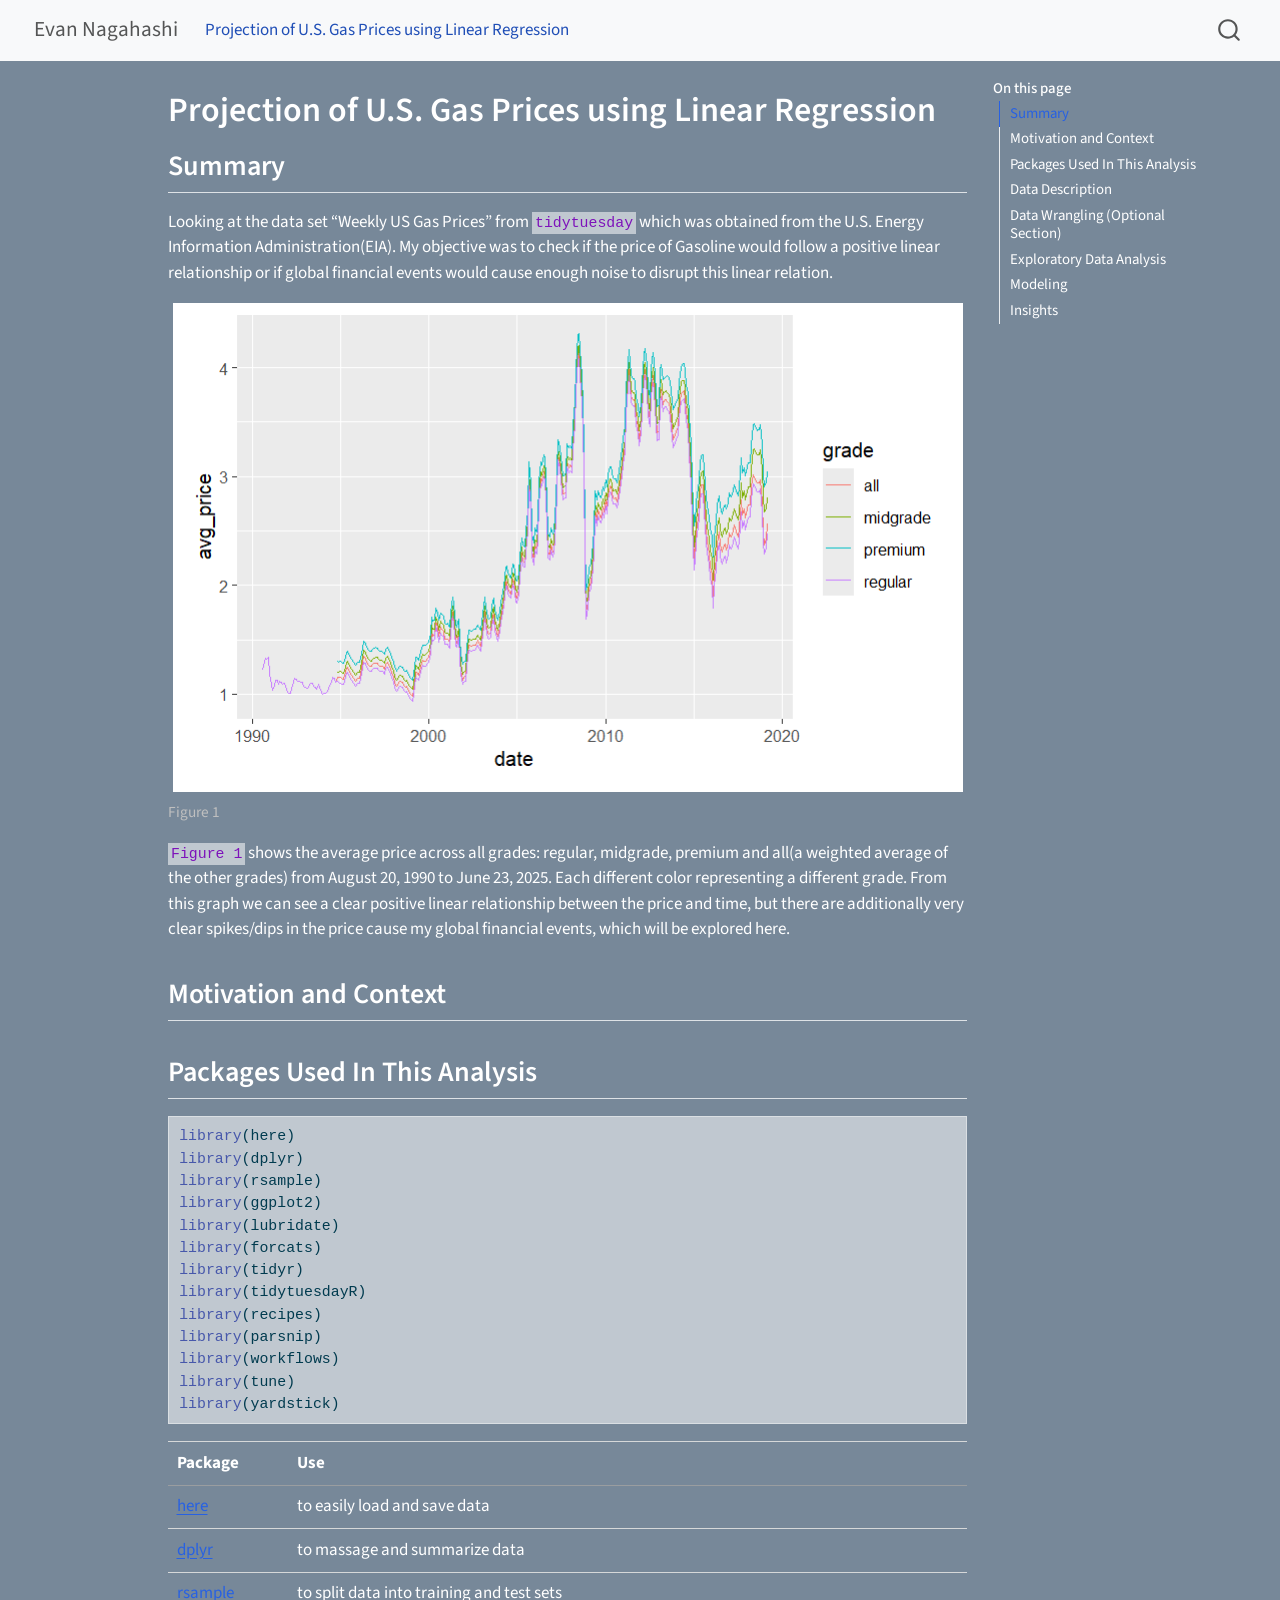
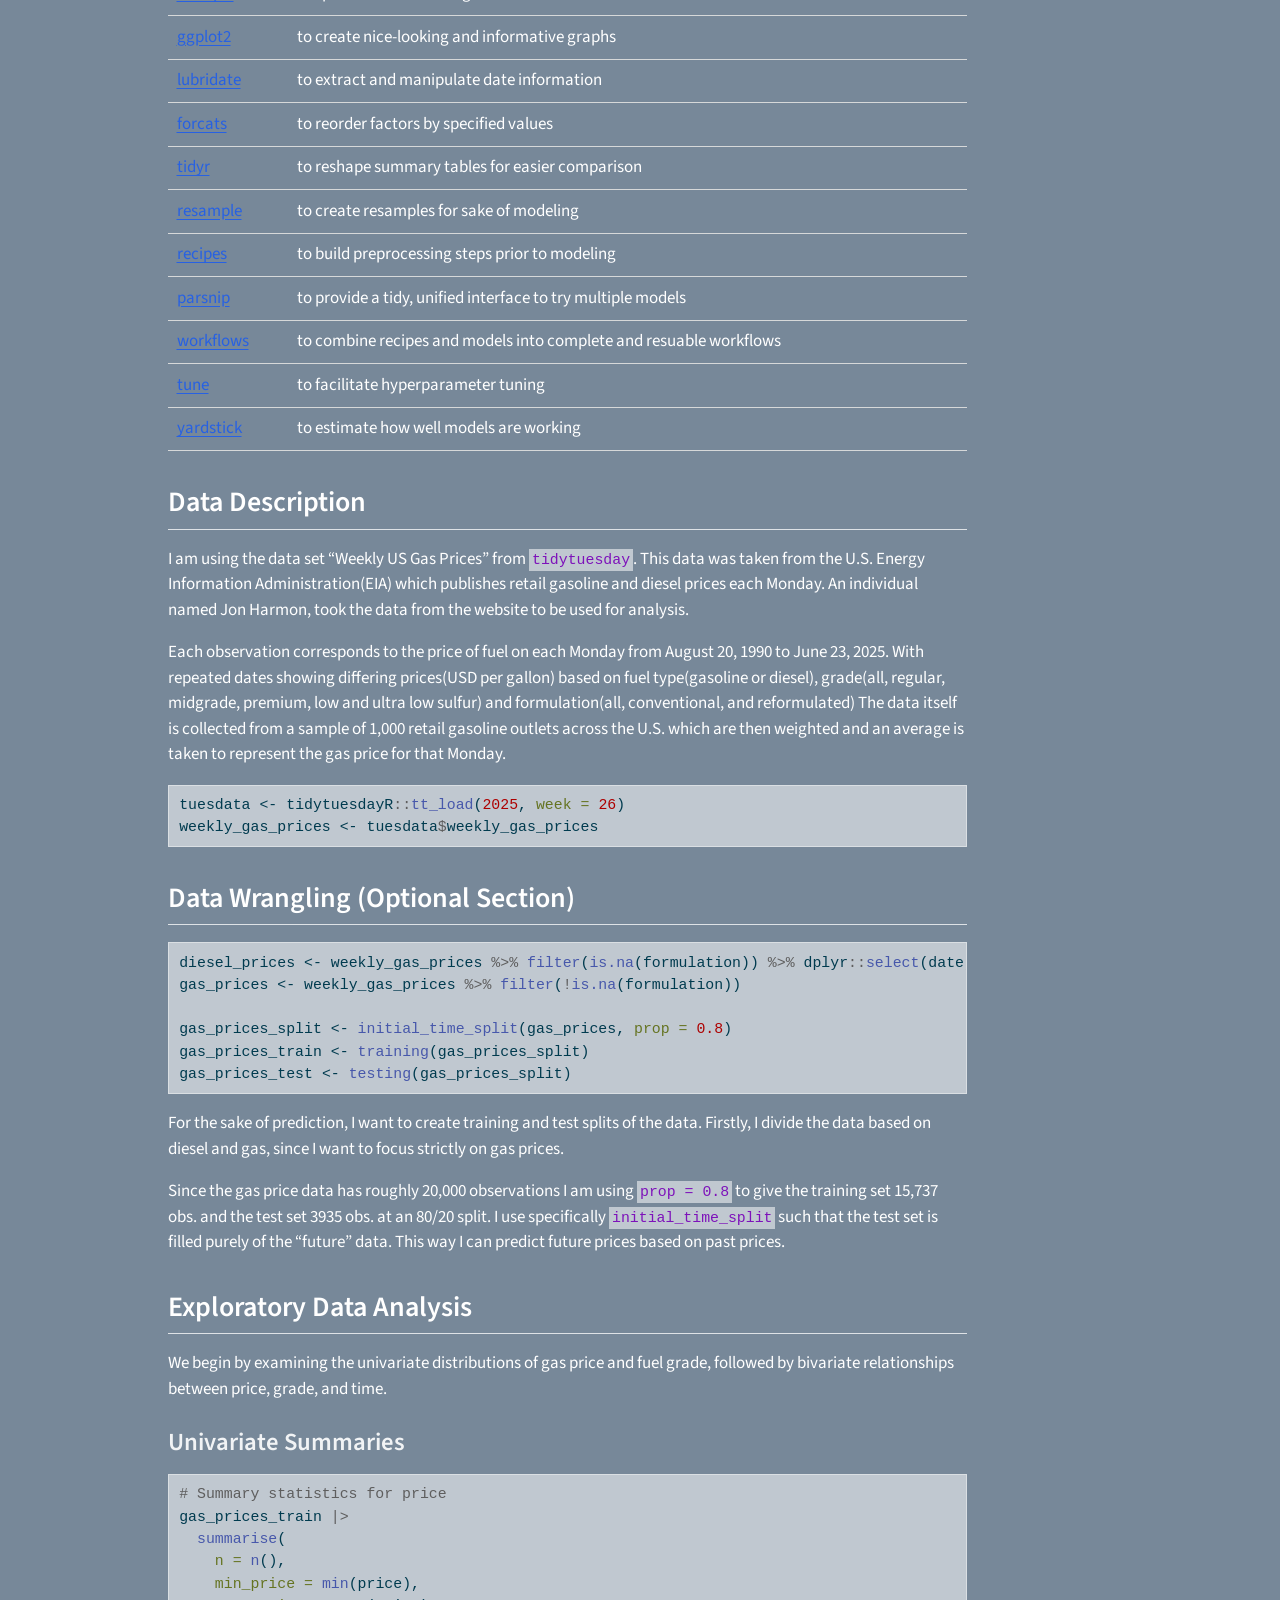
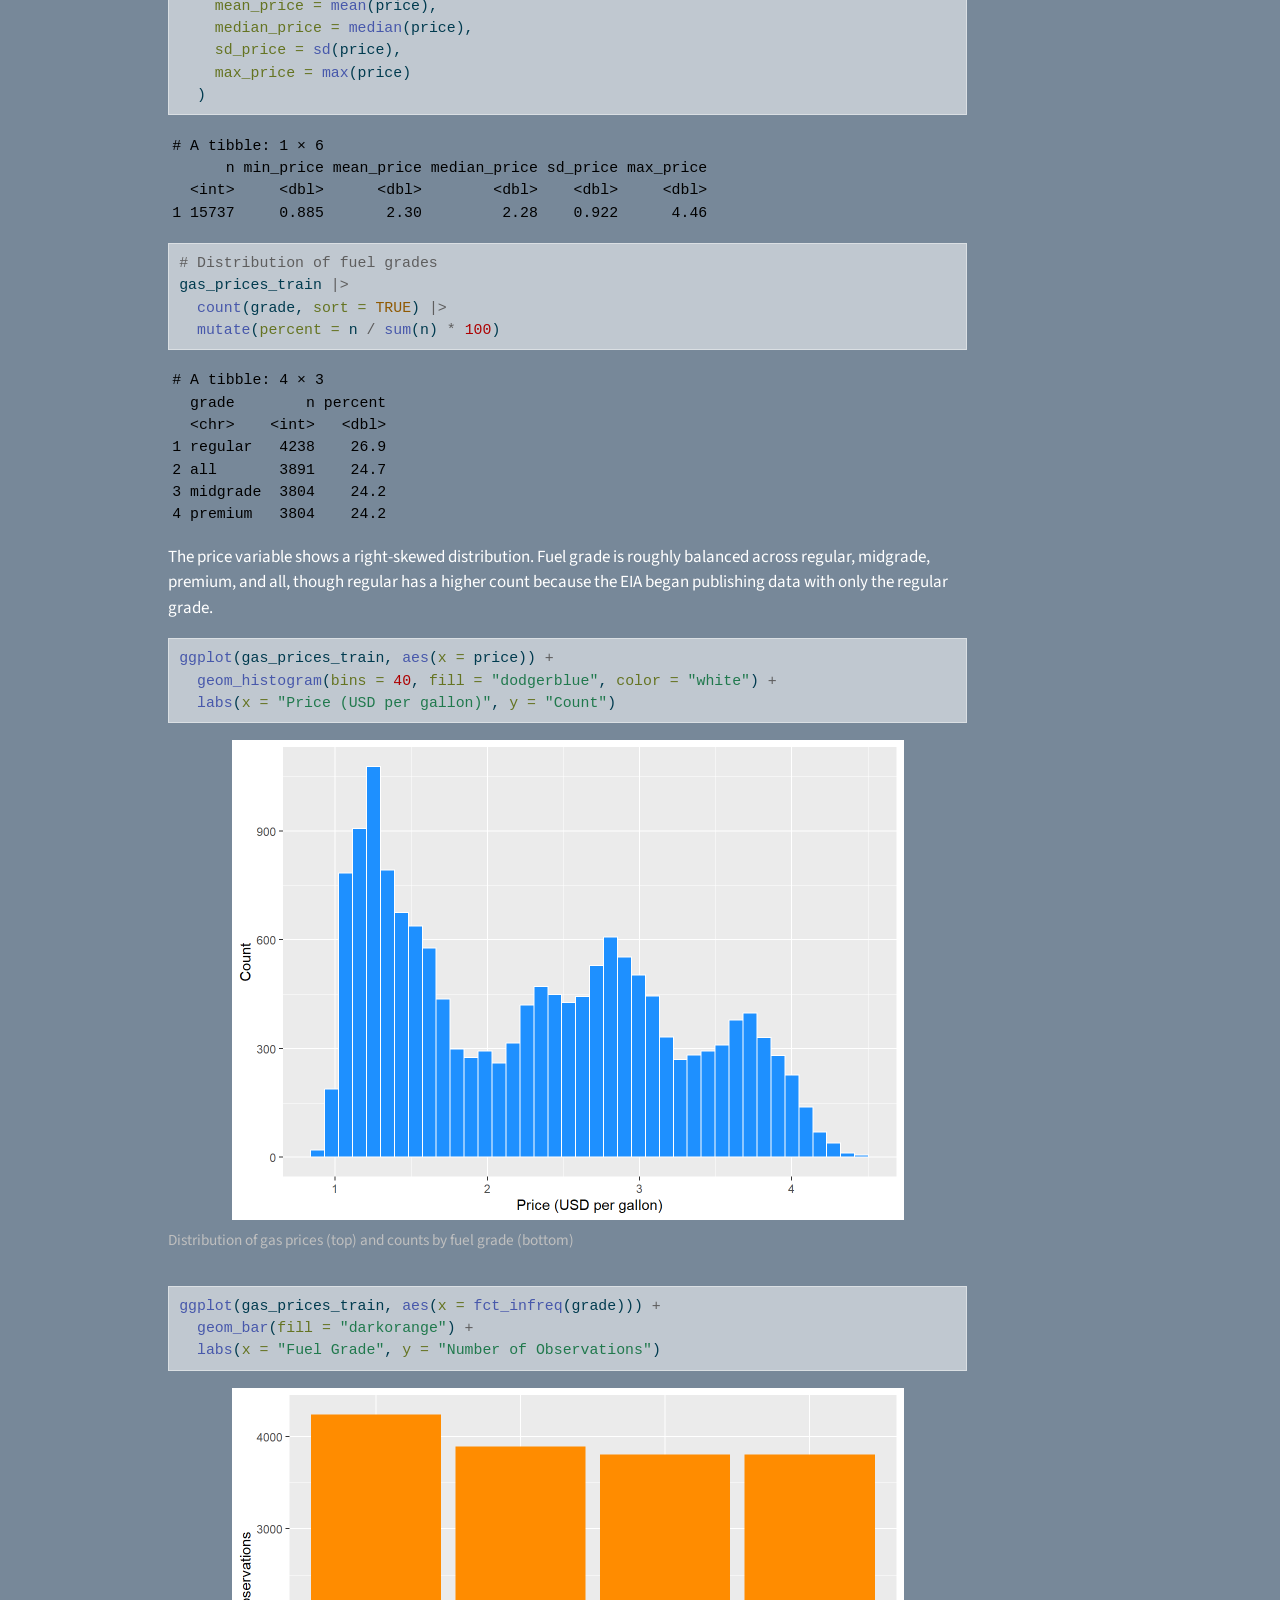
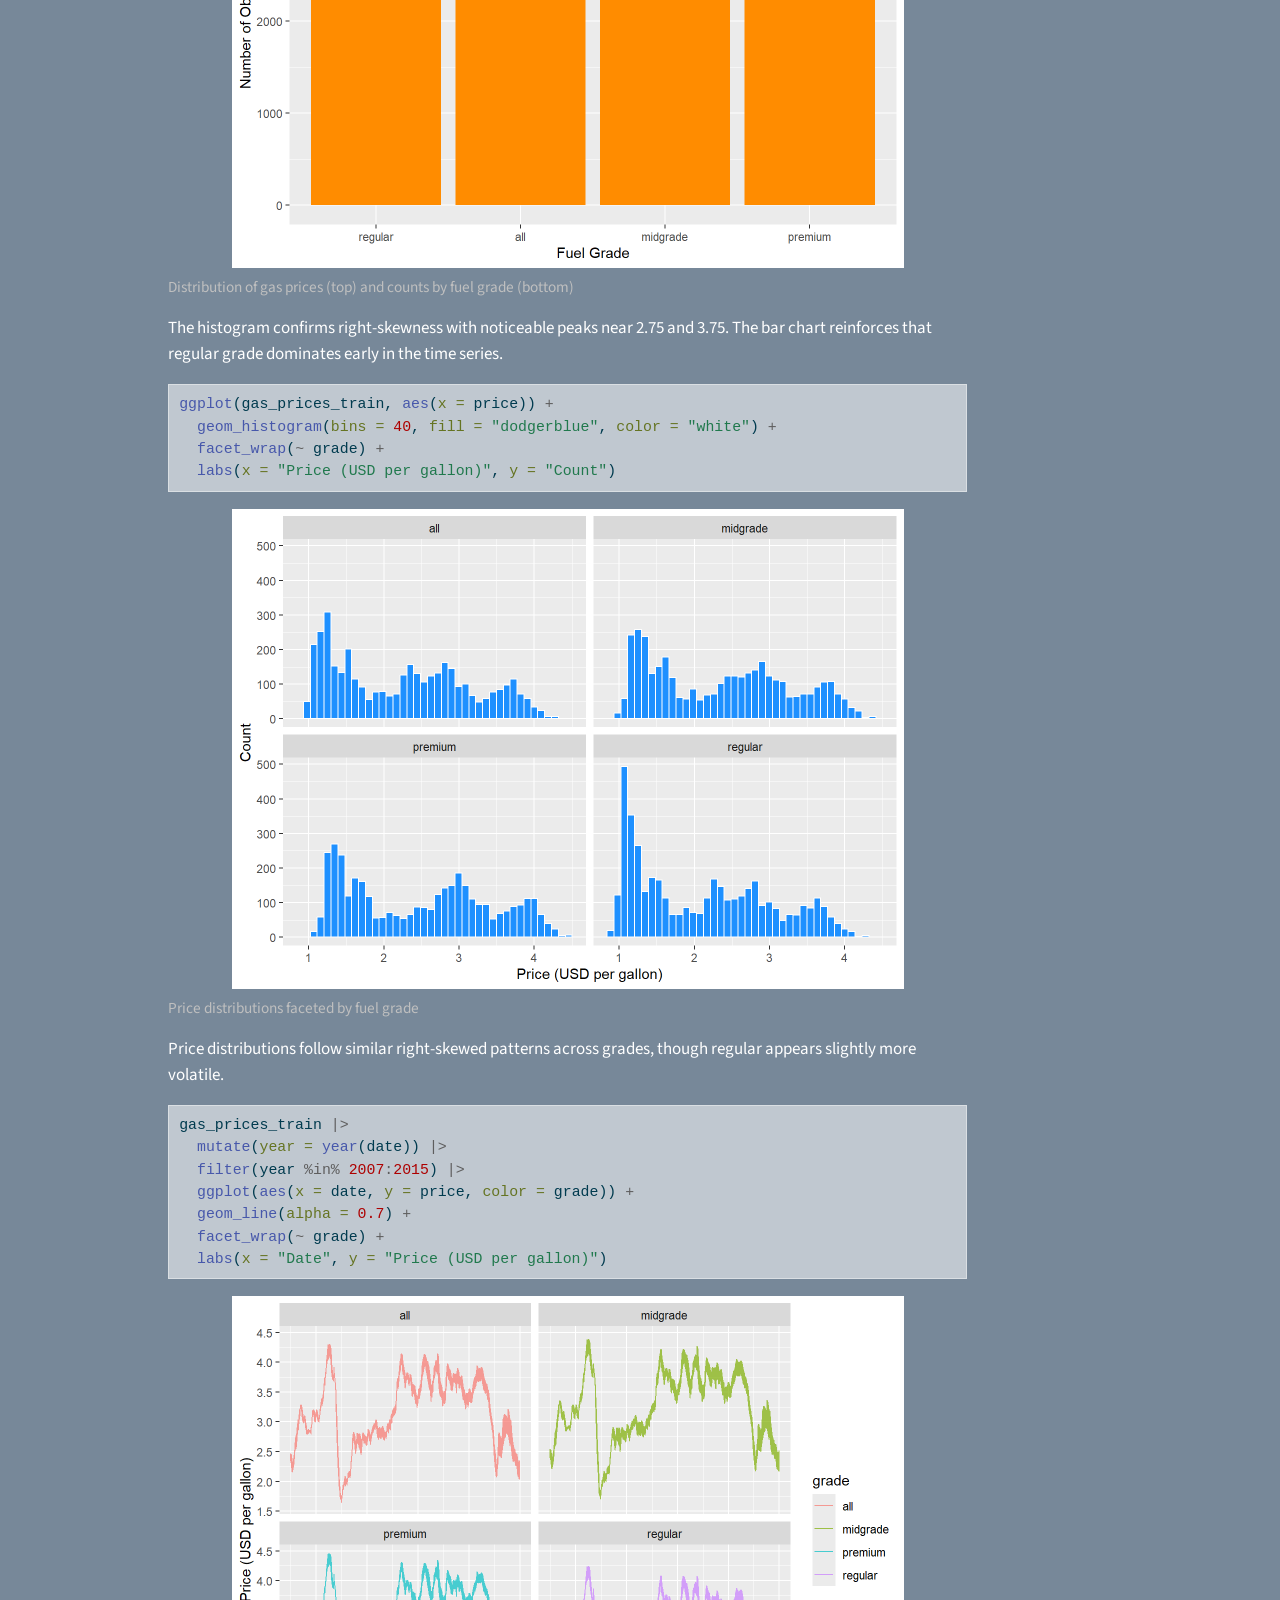
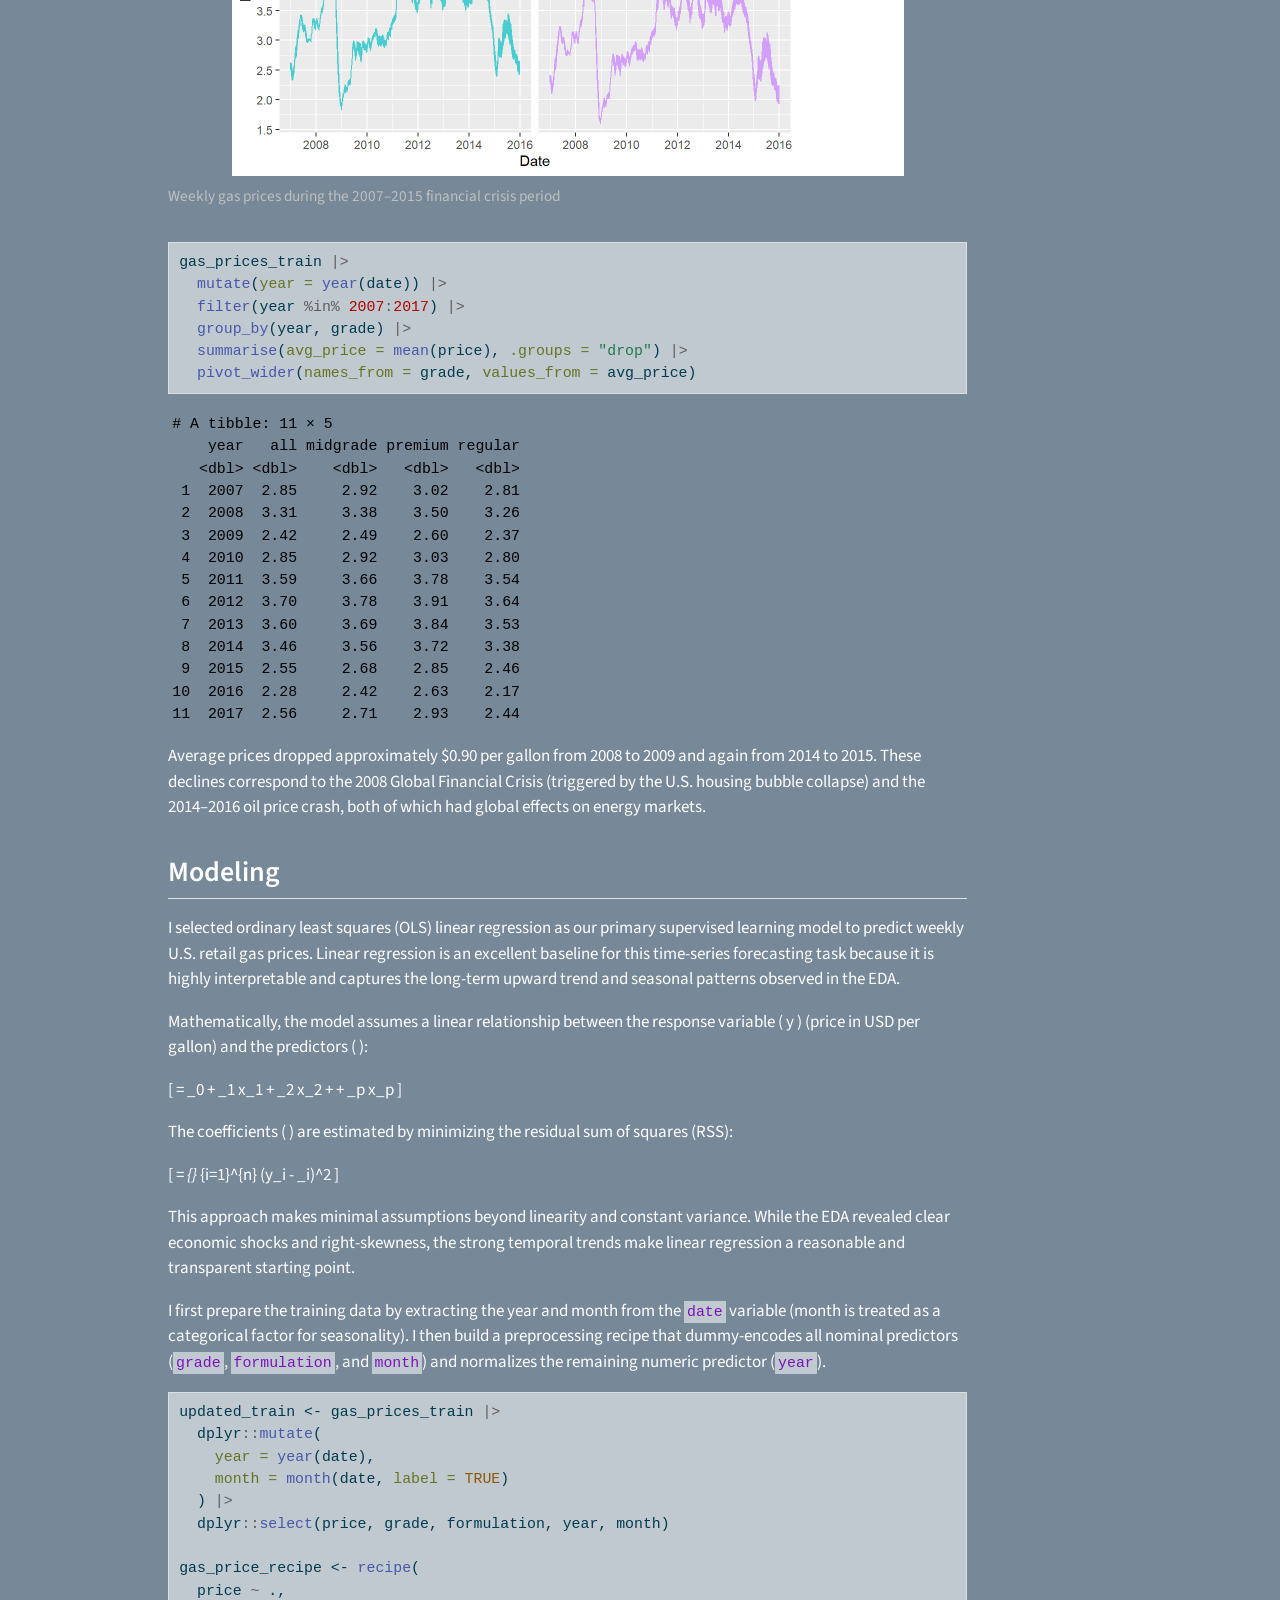
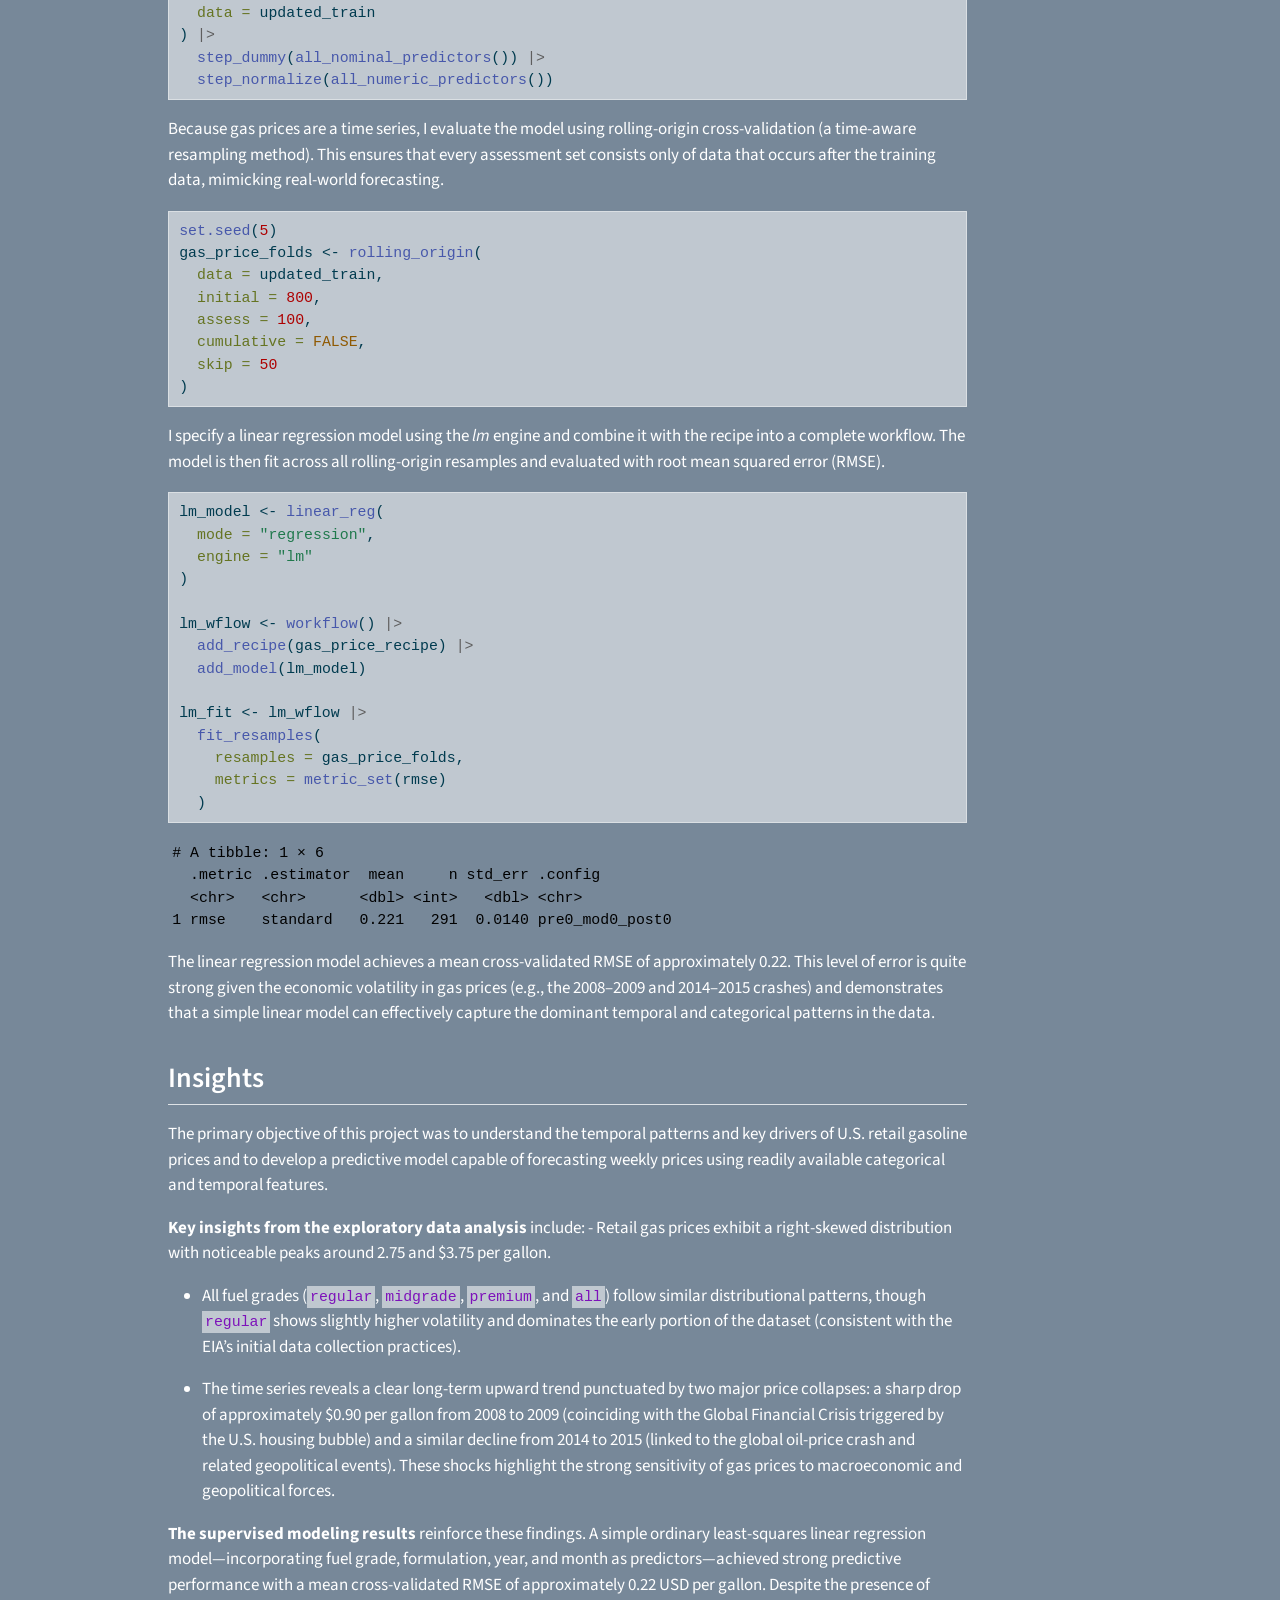
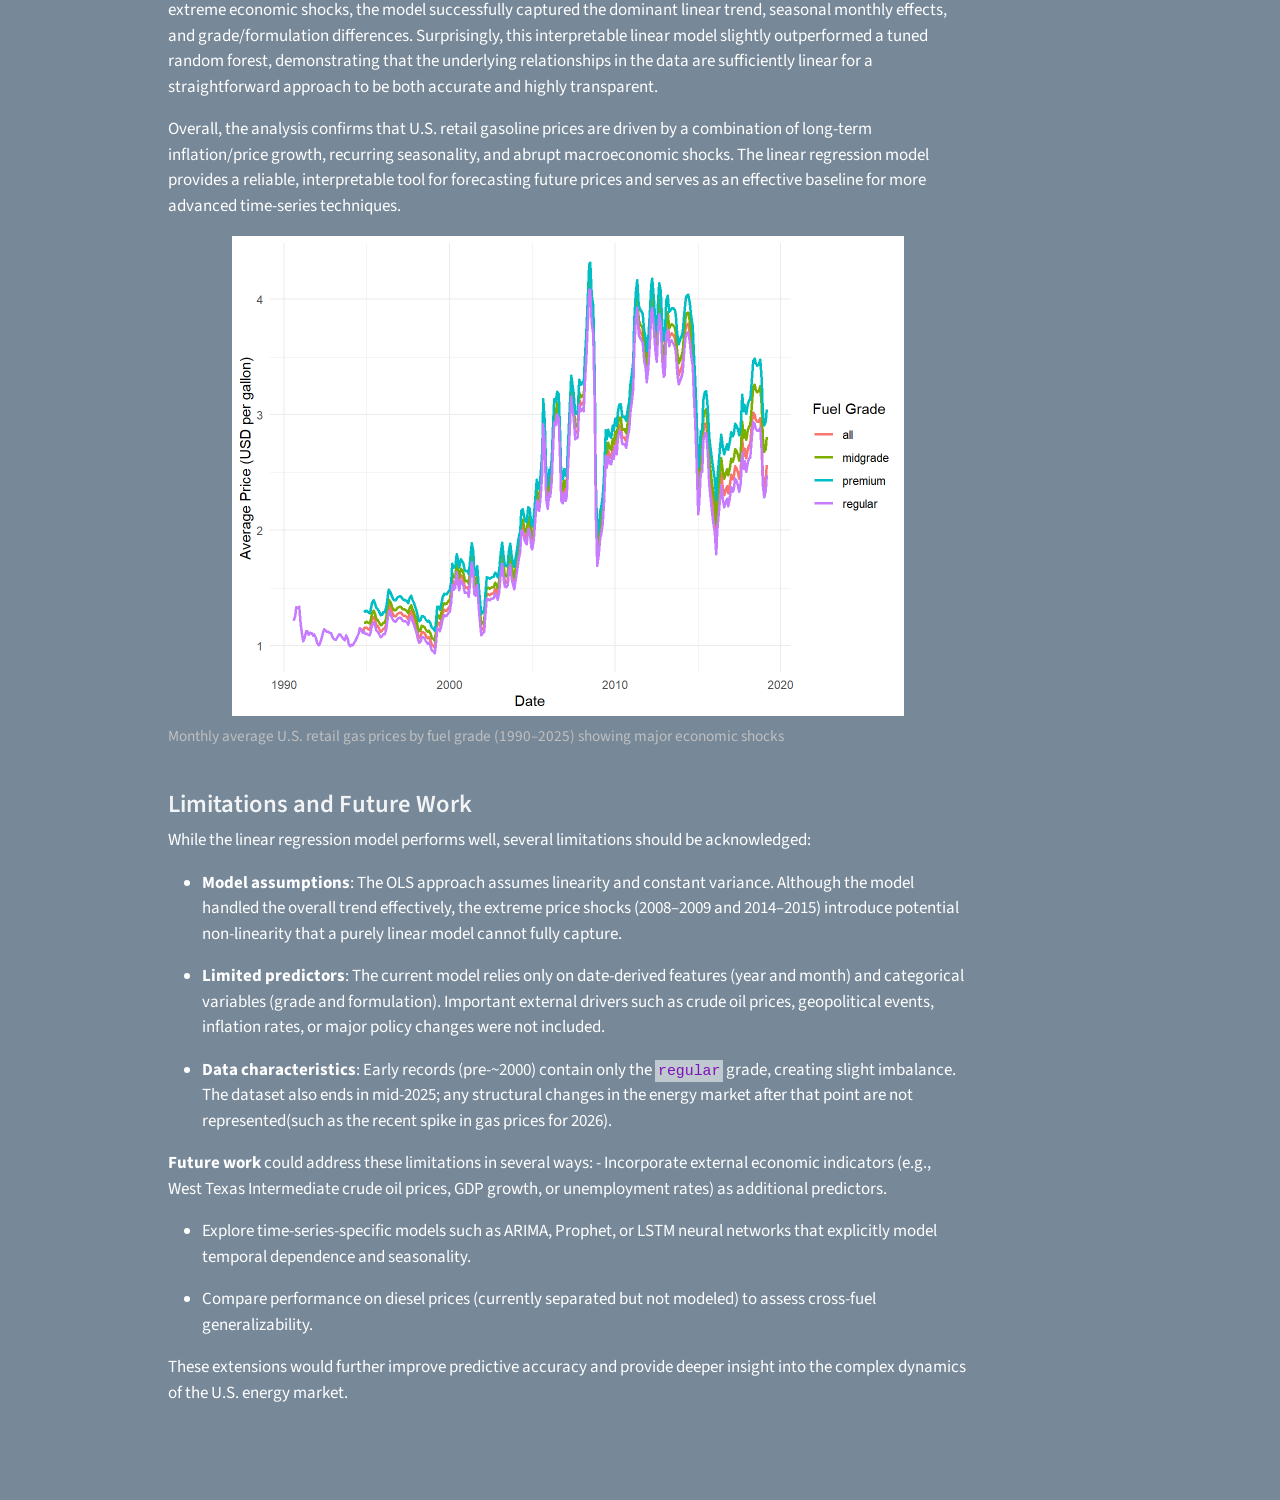
<file: docs/project.html>
<!DOCTYPE html>
<html xmlns="http://www.w3.org/1999/xhtml" lang="en" xml:lang="en"><head>

<meta charset="utf-8">
<meta name="generator" content="quarto-1.8.25">

<meta name="viewport" content="width=device-width, initial-scale=1.0, user-scalable=yes">


<title>Projection of U.S. Gas Prices using Linear Regression – Math437_github</title>
<style>
code{white-space: pre-wrap;}
span.smallcaps{font-variant: small-caps;}
div.columns{display: flex; gap: min(4vw, 1.5em);}
div.column{flex: auto; overflow-x: auto;}
div.hanging-indent{margin-left: 1.5em; text-indent: -1.5em;}
ul.task-list{list-style: none;}
ul.task-list li input[type="checkbox"] {
  width: 0.8em;
  margin: 0 0.8em 0.2em -1em; /* quarto-specific, see https://github.com/quarto-dev/quarto-cli/issues/4556 */ 
  vertical-align: middle;
}
/* CSS for syntax highlighting */
html { -webkit-text-size-adjust: 100%; }
pre > code.sourceCode { white-space: pre; position: relative; }
pre > code.sourceCode > span { display: inline-block; line-height: 1.25; }
pre > code.sourceCode > span:empty { height: 1.2em; }
.sourceCode { overflow: visible; }
code.sourceCode > span { color: inherit; text-decoration: inherit; }
div.sourceCode { margin: 1em 0; }
pre.sourceCode { margin: 0; }
@media screen {
div.sourceCode { overflow: auto; }
}
@media print {
pre > code.sourceCode { white-space: pre-wrap; }
pre > code.sourceCode > span { text-indent: -5em; padding-left: 5em; }
}
pre.numberSource code
  { counter-reset: source-line 0; }
pre.numberSource code > span
  { position: relative; left: -4em; counter-increment: source-line; }
pre.numberSource code > span > a:first-child::before
  { content: counter(source-line);
    position: relative; left: -1em; text-align: right; vertical-align: baseline;
    border: none; display: inline-block;
    -webkit-touch-callout: none; -webkit-user-select: none;
    -khtml-user-select: none; -moz-user-select: none;
    -ms-user-select: none; user-select: none;
    padding: 0 4px; width: 4em;
  }
pre.numberSource { margin-left: 3em;  padding-left: 4px; }
div.sourceCode
  {   }
@media screen {
pre > code.sourceCode > span > a:first-child::before { text-decoration: underline; }
}
</style>


<script src="site_libs/quarto-nav/quarto-nav.js"></script>
<script src="site_libs/quarto-nav/headroom.min.js"></script>
<script src="site_libs/clipboard/clipboard.min.js"></script>
<script src="site_libs/quarto-search/autocomplete.umd.js"></script>
<script src="site_libs/quarto-search/fuse.min.js"></script>
<script src="site_libs/quarto-search/quarto-search.js"></script>
<meta name="quarto:offset" content="./">
<script src="site_libs/quarto-html/quarto.js" type="module"></script>
<script src="site_libs/quarto-html/tabsets/tabsets.js" type="module"></script>
<script src="site_libs/quarto-html/axe/axe-check.js" type="module"></script>
<script src="site_libs/quarto-html/popper.min.js"></script>
<script src="site_libs/quarto-html/tippy.umd.min.js"></script>
<script src="site_libs/quarto-html/anchor.min.js"></script>
<link href="site_libs/quarto-html/tippy.css" rel="stylesheet">
<link href="site_libs/quarto-html/quarto-syntax-highlighting-7b89279ff1a6dce999919e0e67d4d9ec.css" rel="stylesheet" id="quarto-text-highlighting-styles">
<script src="site_libs/bootstrap/bootstrap.min.js"></script>
<link href="site_libs/bootstrap/bootstrap-icons.css" rel="stylesheet">
<link href="site_libs/bootstrap/bootstrap-90ccf80f73c9ab87650d1a69aed63247.min.css" rel="stylesheet" append-hash="true" id="quarto-bootstrap" data-mode="light">
<script id="quarto-search-options" type="application/json">{
  "location": "navbar",
  "copy-button": false,
  "collapse-after": 3,
  "panel-placement": "end",
  "type": "overlay",
  "limit": 50,
  "keyboard-shortcut": [
    "f",
    "/",
    "s"
  ],
  "show-item-context": false,
  "language": {
    "search-no-results-text": "No results",
    "search-matching-documents-text": "matching documents",
    "search-copy-link-title": "Copy link to search",
    "search-hide-matches-text": "Hide additional matches",
    "search-more-match-text": "more match in this document",
    "search-more-matches-text": "more matches in this document",
    "search-clear-button-title": "Clear",
    "search-text-placeholder": "",
    "search-detached-cancel-button-title": "Cancel",
    "search-submit-button-title": "Submit",
    "search-label": "Search"
  }
}</script>


<link rel="stylesheet" href="styles.css">
</head>

<body class="nav-fixed quarto-light">

<div id="quarto-search-results"></div>
  <header id="quarto-header" class="headroom fixed-top">
    <nav class="navbar navbar-expand-lg " data-bs-theme="dark">
      <div class="navbar-container container-fluid">
      <div class="navbar-brand-container mx-auto">
    <a href="./index.html" class="navbar-brand navbar-brand-logo">
    </a>
    <a class="navbar-brand" href="./index.html">
    <span class="navbar-title">Evan Nagahashi</span>
    </a>
  </div>
            <div id="quarto-search" class="" title="Search"></div>
          <button class="navbar-toggler" type="button" data-bs-toggle="collapse" data-bs-target="#navbarCollapse" aria-controls="navbarCollapse" role="menu" aria-expanded="false" aria-label="Toggle navigation" onclick="if (window.quartoToggleHeadroom) { window.quartoToggleHeadroom(); }">
  <span class="navbar-toggler-icon"></span>
</button>
          <div class="collapse navbar-collapse" id="navbarCollapse">
            <ul class="navbar-nav navbar-nav-scroll me-auto">
  <li class="nav-item">
    <a class="nav-link active" href="./project.html" aria-current="page"> 
<span class="menu-text">Projection of U.S. Gas Prices using Linear Regression</span></a>
  </li>  
</ul>
          </div> <!-- /navcollapse -->
            <div class="quarto-navbar-tools">
</div>
      </div> <!-- /container-fluid -->
    </nav>
</header>
<!-- content -->
<div id="quarto-content" class="quarto-container page-columns page-rows-contents page-layout-article page-navbar">
<!-- sidebar -->
<!-- margin-sidebar -->
    <div id="quarto-margin-sidebar" class="sidebar margin-sidebar">
        <nav id="TOC" role="doc-toc" class="toc-active">
    <h2 id="toc-title">On this page</h2>
   
  <ul>
  <li><a href="#summary" id="toc-summary" class="nav-link active" data-scroll-target="#summary">Summary</a></li>
  <li><a href="#motivation-and-context" id="toc-motivation-and-context" class="nav-link" data-scroll-target="#motivation-and-context">Motivation and Context</a></li>
  <li><a href="#packages-used-in-this-analysis" id="toc-packages-used-in-this-analysis" class="nav-link" data-scroll-target="#packages-used-in-this-analysis">Packages Used In This Analysis</a></li>
  <li><a href="#data-description" id="toc-data-description" class="nav-link" data-scroll-target="#data-description">Data Description</a></li>
  <li><a href="#data-wrangling-optional-section" id="toc-data-wrangling-optional-section" class="nav-link" data-scroll-target="#data-wrangling-optional-section">Data Wrangling (Optional Section)</a></li>
  <li><a href="#exploratory-data-analysis" id="toc-exploratory-data-analysis" class="nav-link" data-scroll-target="#exploratory-data-analysis">Exploratory Data Analysis</a>
  <ul class="collapse">
  <li><a href="#univariate-summaries" id="toc-univariate-summaries" class="nav-link" data-scroll-target="#univariate-summaries">Univariate Summaries</a></li>
  </ul></li>
  <li><a href="#modeling" id="toc-modeling" class="nav-link" data-scroll-target="#modeling">Modeling</a></li>
  <li><a href="#insights" id="toc-insights" class="nav-link" data-scroll-target="#insights">Insights</a>
  <ul class="collapse">
  <li><a href="#limitations-and-future-work" id="toc-limitations-and-future-work" class="nav-link" data-scroll-target="#limitations-and-future-work">Limitations and Future Work</a></li>
  </ul></li>
  </ul>
</nav>
    </div>
<!-- main -->
<main class="content" id="quarto-document-content">

<header id="title-block-header" class="quarto-title-block default">
<div class="quarto-title">
<h1 class="title">Projection of U.S. Gas Prices using Linear Regression</h1>
</div>



<div class="quarto-title-meta">

    
  
    
  </div>
  


</header>


<section id="summary" class="level2">
<h2 class="anchored" data-anchor-id="summary">Summary</h2>
<p>Looking at the data set “Weekly US Gas Prices” from <code>tidytuesday</code> which was obtained from the U.S. Energy Information Administration(EIA). My objective was to check if the price of Gasoline would follow a positive linear relationship or if global financial events would cause enough noise to disrupt this linear relation.</p>
<div class="quarto-figure quarto-figure-center">
<figure class="figure">
<p><img src="price_over_time_graph.png" class="img-fluid figure-img"></p>
<figcaption>Figure 1</figcaption>
</figure>
</div>
<p><code>Figure 1</code> shows the average price across all grades: regular, midgrade, premium and all(a weighted average of the other grades) from August 20, 1990 to June 23, 2025. Each different color representing a different grade. From this graph we can see a clear positive linear relationship between the price and time, but there are additionally very clear spikes/dips in the price cause my global financial events, which will be explored here.</p>
</section>
<section id="motivation-and-context" class="level2">
<h2 class="anchored" data-anchor-id="motivation-and-context">Motivation and Context</h2>
</section>
<section id="packages-used-in-this-analysis" class="level2">
<h2 class="anchored" data-anchor-id="packages-used-in-this-analysis">Packages Used In This Analysis</h2>
<div class="cell">
<div class="code-copy-outer-scaffold"><div class="sourceCode cell-code" id="cb1"><pre class="sourceCode r code-with-copy"><code class="sourceCode r"><span id="cb1-1"><a href="#cb1-1" aria-hidden="true" tabindex="-1"></a><span class="fu">library</span>(here)</span>
<span id="cb1-2"><a href="#cb1-2" aria-hidden="true" tabindex="-1"></a><span class="fu">library</span>(dplyr)</span>
<span id="cb1-3"><a href="#cb1-3" aria-hidden="true" tabindex="-1"></a><span class="fu">library</span>(rsample) </span>
<span id="cb1-4"><a href="#cb1-4" aria-hidden="true" tabindex="-1"></a><span class="fu">library</span>(ggplot2)        </span>
<span id="cb1-5"><a href="#cb1-5" aria-hidden="true" tabindex="-1"></a><span class="fu">library</span>(lubridate)      </span>
<span id="cb1-6"><a href="#cb1-6" aria-hidden="true" tabindex="-1"></a><span class="fu">library</span>(forcats)        </span>
<span id="cb1-7"><a href="#cb1-7" aria-hidden="true" tabindex="-1"></a><span class="fu">library</span>(tidyr)          </span>
<span id="cb1-8"><a href="#cb1-8" aria-hidden="true" tabindex="-1"></a><span class="fu">library</span>(tidytuesdayR)      </span>
<span id="cb1-9"><a href="#cb1-9" aria-hidden="true" tabindex="-1"></a><span class="fu">library</span>(recipes)        </span>
<span id="cb1-10"><a href="#cb1-10" aria-hidden="true" tabindex="-1"></a><span class="fu">library</span>(parsnip)        </span>
<span id="cb1-11"><a href="#cb1-11" aria-hidden="true" tabindex="-1"></a><span class="fu">library</span>(workflows)      </span>
<span id="cb1-12"><a href="#cb1-12" aria-hidden="true" tabindex="-1"></a><span class="fu">library</span>(tune)           </span>
<span id="cb1-13"><a href="#cb1-13" aria-hidden="true" tabindex="-1"></a><span class="fu">library</span>(yardstick)    </span></code></pre></div><button title="Copy to Clipboard" class="code-copy-button"><i class="bi"></i></button></div>
</div>
<table class="caption-top table">
<thead>
<tr class="header">
<th>Package</th>
<th>Use</th>
</tr>
</thead>
<tbody>
<tr class="odd">
<td><a href="https://github.com/jennybc/here_here">here</a></td>
<td>to easily load and save data</td>
</tr>
<tr class="even">
<td><a href="https://dplyr.tidyverse.org/">dplyr</a></td>
<td>to massage and summarize data</td>
</tr>
<tr class="odd">
<td><a href="https://rsample.tidymodels.org/">rsample</a></td>
<td>to split data into training and test sets</td>
</tr>
<tr class="even">
<td><a href="https://ggplot2.tidyverse.org/">ggplot2</a></td>
<td>to create nice-looking and informative graphs</td>
</tr>
<tr class="odd">
<td><a href="https://lubridate.tidyverse.org/">lubridate</a></td>
<td>to extract and manipulate date information</td>
</tr>
<tr class="even">
<td><a href="https://forcats.tidyverse.org/">forcats</a></td>
<td>to reorder factors by specified values</td>
</tr>
<tr class="odd">
<td><a href="https://tidyr.tidyverse.org/">tidyr</a></td>
<td>to reshape summary tables for easier comparison</td>
</tr>
<tr class="even">
<td><a href="https://rsample.tidymodels.org/">resample</a></td>
<td>to create resamples for sake of modeling</td>
</tr>
<tr class="odd">
<td><a href="https://recipes.tidymodels.org/">recipes</a></td>
<td>to build preprocessing steps prior to modeling</td>
</tr>
<tr class="even">
<td><a href="https://parsnip.tidymodels.org/">parsnip</a></td>
<td>to provide a tidy, unified interface to try multiple models</td>
</tr>
<tr class="odd">
<td><a href="https://workflows.tidymodels.org/">workflows</a></td>
<td>to combine recipes and models into complete and resuable workflows</td>
</tr>
<tr class="even">
<td><a href="https://tune.tidymodels.org/">tune</a></td>
<td>to facilitate hyperparameter tuning</td>
</tr>
<tr class="odd">
<td><a href="https://yardstick.tidymodels.org/">yardstick</a></td>
<td>to estimate how well models are working</td>
</tr>
</tbody>
</table>
</section>
<section id="data-description" class="level2">
<h2 class="anchored" data-anchor-id="data-description">Data Description</h2>
<p>I am using the data set “Weekly US Gas Prices” from <code>tidytuesday</code>. This data was taken from the U.S. Energy Information Administration(EIA) which publishes retail gasoline and diesel prices each Monday. An individual named Jon Harmon, took the data from the website to be used for analysis.</p>
<p>Each observation corresponds to the price of fuel on each Monday from August 20, 1990 to June 23, 2025. With repeated dates showing differing prices(USD per gallon) based on fuel type(gasoline or diesel), grade(all, regular, midgrade, premium, low and ultra low sulfur) and formulation(all, conventional, and reformulated) The data itself is collected from a sample of 1,000 retail gasoline outlets across the U.S. which are then weighted and an average is taken to represent the gas price for that Monday.</p>
<div class="cell">
<div class="code-copy-outer-scaffold"><div class="sourceCode cell-code" id="cb2"><pre class="sourceCode r code-with-copy"><code class="sourceCode r"><span id="cb2-1"><a href="#cb2-1" aria-hidden="true" tabindex="-1"></a>tuesdata <span class="ot">&lt;-</span> tidytuesdayR<span class="sc">::</span><span class="fu">tt_load</span>(<span class="dv">2025</span>, <span class="at">week =</span> <span class="dv">26</span>)</span>
<span id="cb2-2"><a href="#cb2-2" aria-hidden="true" tabindex="-1"></a>weekly_gas_prices <span class="ot">&lt;-</span> tuesdata<span class="sc">$</span>weekly_gas_prices</span></code></pre></div><button title="Copy to Clipboard" class="code-copy-button"><i class="bi"></i></button></div>
</div>
</section>
<section id="data-wrangling-optional-section" class="level2">
<h2 class="anchored" data-anchor-id="data-wrangling-optional-section">Data Wrangling (Optional Section)</h2>
<div class="cell">
<div class="code-copy-outer-scaffold"><div class="sourceCode cell-code" id="cb3"><pre class="sourceCode r code-with-copy"><code class="sourceCode r"><span id="cb3-1"><a href="#cb3-1" aria-hidden="true" tabindex="-1"></a>diesel_prices <span class="ot">&lt;-</span> weekly_gas_prices <span class="sc">%&gt;%</span> <span class="fu">filter</span>(<span class="fu">is.na</span>(formulation)) <span class="sc">%&gt;%</span> dplyr<span class="sc">::</span><span class="fu">select</span>(date, fuel, grade, price)</span>
<span id="cb3-2"><a href="#cb3-2" aria-hidden="true" tabindex="-1"></a>gas_prices <span class="ot">&lt;-</span> weekly_gas_prices <span class="sc">%&gt;%</span> <span class="fu">filter</span>(<span class="sc">!</span><span class="fu">is.na</span>(formulation))</span>
<span id="cb3-3"><a href="#cb3-3" aria-hidden="true" tabindex="-1"></a></span>
<span id="cb3-4"><a href="#cb3-4" aria-hidden="true" tabindex="-1"></a>gas_prices_split <span class="ot">&lt;-</span> <span class="fu">initial_time_split</span>(gas_prices, <span class="at">prop =</span> <span class="fl">0.8</span>)</span>
<span id="cb3-5"><a href="#cb3-5" aria-hidden="true" tabindex="-1"></a>gas_prices_train <span class="ot">&lt;-</span> <span class="fu">training</span>(gas_prices_split)</span>
<span id="cb3-6"><a href="#cb3-6" aria-hidden="true" tabindex="-1"></a>gas_prices_test <span class="ot">&lt;-</span> <span class="fu">testing</span>(gas_prices_split)</span></code></pre></div><button title="Copy to Clipboard" class="code-copy-button"><i class="bi"></i></button></div>
</div>
<p>For the sake of prediction, I want to create training and test splits of the data. Firstly, I divide the data based on diesel and gas, since I want to focus strictly on gas prices.</p>
<p>Since the gas price data has roughly 20,000 observations I am using <code>prop = 0.8</code> to give the training set 15,737 obs. and the test set 3935 obs. at an 80/20 split. I use specifically <code>initial_time_split</code> such that the test set is filled purely of the “future” data. This way I can predict future prices based on past prices.</p>
</section>
<section id="exploratory-data-analysis" class="level2">
<h2 class="anchored" data-anchor-id="exploratory-data-analysis">Exploratory Data Analysis</h2>
<p>We begin by examining the univariate distributions of gas price and fuel grade, followed by bivariate relationships between price, grade, and time.</p>
<section id="univariate-summaries" class="level3">
<h3 class="anchored" data-anchor-id="univariate-summaries">Univariate Summaries</h3>
<div class="cell">
<div class="code-copy-outer-scaffold"><div class="sourceCode cell-code" id="cb4"><pre class="sourceCode r code-with-copy"><code class="sourceCode r"><span id="cb4-1"><a href="#cb4-1" aria-hidden="true" tabindex="-1"></a><span class="co"># Summary statistics for price</span></span>
<span id="cb4-2"><a href="#cb4-2" aria-hidden="true" tabindex="-1"></a>gas_prices_train <span class="sc">|&gt;</span> </span>
<span id="cb4-3"><a href="#cb4-3" aria-hidden="true" tabindex="-1"></a>  <span class="fu">summarise</span>(</span>
<span id="cb4-4"><a href="#cb4-4" aria-hidden="true" tabindex="-1"></a>    <span class="at">n =</span> <span class="fu">n</span>(),</span>
<span id="cb4-5"><a href="#cb4-5" aria-hidden="true" tabindex="-1"></a>    <span class="at">min_price =</span> <span class="fu">min</span>(price),</span>
<span id="cb4-6"><a href="#cb4-6" aria-hidden="true" tabindex="-1"></a>    <span class="at">mean_price =</span> <span class="fu">mean</span>(price),</span>
<span id="cb4-7"><a href="#cb4-7" aria-hidden="true" tabindex="-1"></a>    <span class="at">median_price =</span> <span class="fu">median</span>(price),</span>
<span id="cb4-8"><a href="#cb4-8" aria-hidden="true" tabindex="-1"></a>    <span class="at">sd_price =</span> <span class="fu">sd</span>(price),</span>
<span id="cb4-9"><a href="#cb4-9" aria-hidden="true" tabindex="-1"></a>    <span class="at">max_price =</span> <span class="fu">max</span>(price)</span>
<span id="cb4-10"><a href="#cb4-10" aria-hidden="true" tabindex="-1"></a>  )</span></code></pre></div><button title="Copy to Clipboard" class="code-copy-button"><i class="bi"></i></button></div>
<div class="cell-output cell-output-stdout">
<pre><code># A tibble: 1 × 6
      n min_price mean_price median_price sd_price max_price
  &lt;int&gt;     &lt;dbl&gt;      &lt;dbl&gt;        &lt;dbl&gt;    &lt;dbl&gt;     &lt;dbl&gt;
1 15737     0.885       2.30         2.28    0.922      4.46</code></pre>
</div>
<div class="code-copy-outer-scaffold"><div class="sourceCode cell-code" id="cb6"><pre class="sourceCode r code-with-copy"><code class="sourceCode r"><span id="cb6-1"><a href="#cb6-1" aria-hidden="true" tabindex="-1"></a><span class="co"># Distribution of fuel grades</span></span>
<span id="cb6-2"><a href="#cb6-2" aria-hidden="true" tabindex="-1"></a>gas_prices_train <span class="sc">|&gt;</span> </span>
<span id="cb6-3"><a href="#cb6-3" aria-hidden="true" tabindex="-1"></a>  <span class="fu">count</span>(grade, <span class="at">sort =</span> <span class="cn">TRUE</span>) <span class="sc">|&gt;</span> </span>
<span id="cb6-4"><a href="#cb6-4" aria-hidden="true" tabindex="-1"></a>  <span class="fu">mutate</span>(<span class="at">percent =</span> n <span class="sc">/</span> <span class="fu">sum</span>(n) <span class="sc">*</span> <span class="dv">100</span>)</span></code></pre></div><button title="Copy to Clipboard" class="code-copy-button"><i class="bi"></i></button></div>
<div class="cell-output cell-output-stdout">
<pre><code># A tibble: 4 × 3
  grade        n percent
  &lt;chr&gt;    &lt;int&gt;   &lt;dbl&gt;
1 regular   4238    26.9
2 all       3891    24.7
3 midgrade  3804    24.2
4 premium   3804    24.2</code></pre>
</div>
</div>
<p>The price variable shows a right-skewed distribution. Fuel grade is roughly balanced across regular, midgrade, premium, and all, though regular has a higher count because the EIA began publishing data with only the regular grade.</p>
<div class="cell">
<div class="code-copy-outer-scaffold"><div class="sourceCode cell-code" id="cb8"><pre class="sourceCode r code-with-copy"><code class="sourceCode r"><span id="cb8-1"><a href="#cb8-1" aria-hidden="true" tabindex="-1"></a><span class="fu">ggplot</span>(gas_prices_train, <span class="fu">aes</span>(<span class="at">x =</span> price)) <span class="sc">+</span></span>
<span id="cb8-2"><a href="#cb8-2" aria-hidden="true" tabindex="-1"></a>  <span class="fu">geom_histogram</span>(<span class="at">bins =</span> <span class="dv">40</span>, <span class="at">fill =</span> <span class="st">"dodgerblue"</span>, <span class="at">color =</span> <span class="st">"white"</span>) <span class="sc">+</span></span>
<span id="cb8-3"><a href="#cb8-3" aria-hidden="true" tabindex="-1"></a>  <span class="fu">labs</span>(<span class="at">x =</span> <span class="st">"Price (USD per gallon)"</span>, <span class="at">y =</span> <span class="st">"Count"</span>)</span></code></pre></div><button title="Copy to Clipboard" class="code-copy-button"><i class="bi"></i></button></div>
<div class="cell-output-display">
<div class="quarto-figure quarto-figure-center">
<figure class="figure">
<p><img src="project_files/figure-html/univariate-plots-1.png" class="img-fluid figure-img" width="672"></p>
<figcaption>Distribution of gas prices (top) and counts by fuel grade (bottom)</figcaption>
</figure>
</div>
</div>
<div class="code-copy-outer-scaffold"><div class="sourceCode cell-code" id="cb9"><pre class="sourceCode r code-with-copy"><code class="sourceCode r"><span id="cb9-1"><a href="#cb9-1" aria-hidden="true" tabindex="-1"></a><span class="fu">ggplot</span>(gas_prices_train, <span class="fu">aes</span>(<span class="at">x =</span> <span class="fu">fct_infreq</span>(grade))) <span class="sc">+</span></span>
<span id="cb9-2"><a href="#cb9-2" aria-hidden="true" tabindex="-1"></a>  <span class="fu">geom_bar</span>(<span class="at">fill =</span> <span class="st">"darkorange"</span>) <span class="sc">+</span></span>
<span id="cb9-3"><a href="#cb9-3" aria-hidden="true" tabindex="-1"></a>  <span class="fu">labs</span>(<span class="at">x =</span> <span class="st">"Fuel Grade"</span>, <span class="at">y =</span> <span class="st">"Number of Observations"</span>)</span></code></pre></div><button title="Copy to Clipboard" class="code-copy-button"><i class="bi"></i></button></div>
<div class="cell-output-display">
<div class="quarto-figure quarto-figure-center">
<figure class="figure">
<p><img src="project_files/figure-html/univariate-plots-2.png" class="img-fluid figure-img" width="672"></p>
<figcaption>Distribution of gas prices (top) and counts by fuel grade (bottom)</figcaption>
</figure>
</div>
</div>
</div>
<p>The histogram confirms right-skewness with noticeable peaks near 2.75 and 3.75. The bar chart reinforces that regular grade dominates early in the time series.</p>
<div class="cell">
<div class="code-copy-outer-scaffold"><div class="sourceCode cell-code" id="cb10"><pre class="sourceCode r code-with-copy"><code class="sourceCode r"><span id="cb10-1"><a href="#cb10-1" aria-hidden="true" tabindex="-1"></a><span class="fu">ggplot</span>(gas_prices_train, <span class="fu">aes</span>(<span class="at">x =</span> price)) <span class="sc">+</span></span>
<span id="cb10-2"><a href="#cb10-2" aria-hidden="true" tabindex="-1"></a>  <span class="fu">geom_histogram</span>(<span class="at">bins =</span> <span class="dv">40</span>, <span class="at">fill =</span> <span class="st">"dodgerblue"</span>, <span class="at">color =</span> <span class="st">"white"</span>) <span class="sc">+</span></span>
<span id="cb10-3"><a href="#cb10-3" aria-hidden="true" tabindex="-1"></a>  <span class="fu">facet_wrap</span>(<span class="sc">~</span> grade) <span class="sc">+</span></span>
<span id="cb10-4"><a href="#cb10-4" aria-hidden="true" tabindex="-1"></a>  <span class="fu">labs</span>(<span class="at">x =</span> <span class="st">"Price (USD per gallon)"</span>, <span class="at">y =</span> <span class="st">"Count"</span>)</span></code></pre></div><button title="Copy to Clipboard" class="code-copy-button"><i class="bi"></i></button></div>
<div class="cell-output-display">
<div class="quarto-figure quarto-figure-center">
<figure class="figure">
<p><img src="project_files/figure-html/price-by-grade-1.png" class="img-fluid figure-img" width="672"></p>
<figcaption>Price distributions faceted by fuel grade</figcaption>
</figure>
</div>
</div>
</div>
<p>Price distributions follow similar right-skewed patterns across grades, though regular appears slightly more volatile.</p>
<div class="cell">
<div class="code-copy-outer-scaffold"><div class="sourceCode cell-code" id="cb11"><pre class="sourceCode r code-with-copy"><code class="sourceCode r"><span id="cb11-1"><a href="#cb11-1" aria-hidden="true" tabindex="-1"></a>gas_prices_train <span class="sc">|&gt;</span> </span>
<span id="cb11-2"><a href="#cb11-2" aria-hidden="true" tabindex="-1"></a>  <span class="fu">mutate</span>(<span class="at">year =</span> <span class="fu">year</span>(date)) <span class="sc">|&gt;</span> </span>
<span id="cb11-3"><a href="#cb11-3" aria-hidden="true" tabindex="-1"></a>  <span class="fu">filter</span>(year <span class="sc">%in%</span> <span class="dv">2007</span><span class="sc">:</span><span class="dv">2015</span>) <span class="sc">|&gt;</span> </span>
<span id="cb11-4"><a href="#cb11-4" aria-hidden="true" tabindex="-1"></a>  <span class="fu">ggplot</span>(<span class="fu">aes</span>(<span class="at">x =</span> date, <span class="at">y =</span> price, <span class="at">color =</span> grade)) <span class="sc">+</span></span>
<span id="cb11-5"><a href="#cb11-5" aria-hidden="true" tabindex="-1"></a>  <span class="fu">geom_line</span>(<span class="at">alpha =</span> <span class="fl">0.7</span>) <span class="sc">+</span></span>
<span id="cb11-6"><a href="#cb11-6" aria-hidden="true" tabindex="-1"></a>  <span class="fu">facet_wrap</span>(<span class="sc">~</span> grade) <span class="sc">+</span></span>
<span id="cb11-7"><a href="#cb11-7" aria-hidden="true" tabindex="-1"></a>  <span class="fu">labs</span>(<span class="at">x =</span> <span class="st">"Date"</span>, <span class="at">y =</span> <span class="st">"Price (USD per gallon)"</span>)</span></code></pre></div><button title="Copy to Clipboard" class="code-copy-button"><i class="bi"></i></button></div>
<div class="cell-output-display">
<div class="quarto-figure quarto-figure-center">
<figure class="figure">
<p><img src="project_files/figure-html/2007-2015-detail-1.png" class="img-fluid figure-img" width="672"></p>
<figcaption>Weekly gas prices during the 2007–2015 financial crisis period</figcaption>
</figure>
</div>
</div>
</div>
<div class="cell">
<div class="code-copy-outer-scaffold"><div class="sourceCode cell-code" id="cb12"><pre class="sourceCode r code-with-copy"><code class="sourceCode r"><span id="cb12-1"><a href="#cb12-1" aria-hidden="true" tabindex="-1"></a>gas_prices_train <span class="sc">|&gt;</span> </span>
<span id="cb12-2"><a href="#cb12-2" aria-hidden="true" tabindex="-1"></a>  <span class="fu">mutate</span>(<span class="at">year =</span> <span class="fu">year</span>(date)) <span class="sc">|&gt;</span> </span>
<span id="cb12-3"><a href="#cb12-3" aria-hidden="true" tabindex="-1"></a>  <span class="fu">filter</span>(year <span class="sc">%in%</span> <span class="dv">2007</span><span class="sc">:</span><span class="dv">2017</span>) <span class="sc">|&gt;</span> </span>
<span id="cb12-4"><a href="#cb12-4" aria-hidden="true" tabindex="-1"></a>  <span class="fu">group_by</span>(year, grade) <span class="sc">|&gt;</span> </span>
<span id="cb12-5"><a href="#cb12-5" aria-hidden="true" tabindex="-1"></a>  <span class="fu">summarise</span>(<span class="at">avg_price =</span> <span class="fu">mean</span>(price), <span class="at">.groups =</span> <span class="st">"drop"</span>) <span class="sc">|&gt;</span> </span>
<span id="cb12-6"><a href="#cb12-6" aria-hidden="true" tabindex="-1"></a>  <span class="fu">pivot_wider</span>(<span class="at">names_from =</span> grade, <span class="at">values_from =</span> avg_price)</span></code></pre></div><button title="Copy to Clipboard" class="code-copy-button"><i class="bi"></i></button></div>
<div class="cell-output cell-output-stdout">
<pre><code># A tibble: 11 × 5
    year   all midgrade premium regular
   &lt;dbl&gt; &lt;dbl&gt;    &lt;dbl&gt;   &lt;dbl&gt;   &lt;dbl&gt;
 1  2007  2.85     2.92    3.02    2.81
 2  2008  3.31     3.38    3.50    3.26
 3  2009  2.42     2.49    2.60    2.37
 4  2010  2.85     2.92    3.03    2.80
 5  2011  3.59     3.66    3.78    3.54
 6  2012  3.70     3.78    3.91    3.64
 7  2013  3.60     3.69    3.84    3.53
 8  2014  3.46     3.56    3.72    3.38
 9  2015  2.55     2.68    2.85    2.46
10  2016  2.28     2.42    2.63    2.17
11  2017  2.56     2.71    2.93    2.44</code></pre>
</div>
</div>
<p>Average prices dropped approximately $0.90 per gallon from 2008 to 2009 and again from 2014 to 2015. These declines correspond to the 2008 Global Financial Crisis (triggered by the U.S. housing bubble collapse) and the 2014–2016 oil price crash, both of which had global effects on energy markets.</p>
</section>
</section>
<section id="modeling" class="level2">
<h2 class="anchored" data-anchor-id="modeling">Modeling</h2>
<p>I selected ordinary least squares (OLS) linear regression as our primary supervised learning model to predict weekly U.S. retail gas prices. Linear regression is an excellent baseline for this time-series forecasting task because it is highly interpretable and captures the long-term upward trend and seasonal patterns observed in the EDA.</p>
<p>Mathematically, the model assumes a linear relationship between the response variable ( y ) (price in USD per gallon) and the predictors ( ):</p>
<p>[ = _0 + _1 x_1 + _2 x_2 + + _p x_p ]</p>
<p>The coefficients ( ) are estimated by minimizing the residual sum of squares (RSS):</p>
<p>[ = <em>{} </em>{i=1}^{n} (y_i - _i)^2 ]</p>
<p>This approach makes minimal assumptions beyond linearity and constant variance. While the EDA revealed clear economic shocks and right-skewness, the strong temporal trends make linear regression a reasonable and transparent starting point.</p>
<p>I first prepare the training data by extracting the year and month from the <code>date</code> variable (month is treated as a categorical factor for seasonality). I then build a preprocessing recipe that dummy-encodes all nominal predictors (<code>grade</code>, <code>formulation</code>, and <code>month</code>) and normalizes the remaining numeric predictor (<code>year</code>).</p>
<div class="cell">
<div class="code-copy-outer-scaffold"><div class="sourceCode cell-code" id="cb14"><pre class="sourceCode r code-with-copy"><code class="sourceCode r"><span id="cb14-1"><a href="#cb14-1" aria-hidden="true" tabindex="-1"></a>updated_train <span class="ot">&lt;-</span> gas_prices_train <span class="sc">|&gt;</span></span>
<span id="cb14-2"><a href="#cb14-2" aria-hidden="true" tabindex="-1"></a>  dplyr<span class="sc">::</span><span class="fu">mutate</span>(</span>
<span id="cb14-3"><a href="#cb14-3" aria-hidden="true" tabindex="-1"></a>    <span class="at">year =</span> <span class="fu">year</span>(date),</span>
<span id="cb14-4"><a href="#cb14-4" aria-hidden="true" tabindex="-1"></a>    <span class="at">month =</span> <span class="fu">month</span>(date, <span class="at">label =</span> <span class="cn">TRUE</span>)</span>
<span id="cb14-5"><a href="#cb14-5" aria-hidden="true" tabindex="-1"></a>  ) <span class="sc">|&gt;</span></span>
<span id="cb14-6"><a href="#cb14-6" aria-hidden="true" tabindex="-1"></a>  dplyr<span class="sc">::</span><span class="fu">select</span>(price, grade, formulation, year, month)</span>
<span id="cb14-7"><a href="#cb14-7" aria-hidden="true" tabindex="-1"></a></span>
<span id="cb14-8"><a href="#cb14-8" aria-hidden="true" tabindex="-1"></a>gas_price_recipe <span class="ot">&lt;-</span> <span class="fu">recipe</span>(</span>
<span id="cb14-9"><a href="#cb14-9" aria-hidden="true" tabindex="-1"></a>  price <span class="sc">~</span> .,</span>
<span id="cb14-10"><a href="#cb14-10" aria-hidden="true" tabindex="-1"></a>  <span class="at">data =</span> updated_train</span>
<span id="cb14-11"><a href="#cb14-11" aria-hidden="true" tabindex="-1"></a>) <span class="sc">|&gt;</span> </span>
<span id="cb14-12"><a href="#cb14-12" aria-hidden="true" tabindex="-1"></a>  <span class="fu">step_dummy</span>(<span class="fu">all_nominal_predictors</span>()) <span class="sc">|&gt;</span></span>
<span id="cb14-13"><a href="#cb14-13" aria-hidden="true" tabindex="-1"></a>  <span class="fu">step_normalize</span>(<span class="fu">all_numeric_predictors</span>())</span></code></pre></div><button title="Copy to Clipboard" class="code-copy-button"><i class="bi"></i></button></div>
</div>
<p>Because gas prices are a time series, I evaluate the model using rolling-origin cross-validation (a time-aware resampling method). This ensures that every assessment set consists only of data that occurs after the training data, mimicking real-world forecasting.</p>
<div class="cell">
<div class="code-copy-outer-scaffold"><div class="sourceCode cell-code" id="cb15"><pre class="sourceCode r code-with-copy"><code class="sourceCode r"><span id="cb15-1"><a href="#cb15-1" aria-hidden="true" tabindex="-1"></a><span class="fu">set.seed</span>(<span class="dv">5</span>)</span>
<span id="cb15-2"><a href="#cb15-2" aria-hidden="true" tabindex="-1"></a>gas_price_folds <span class="ot">&lt;-</span> <span class="fu">rolling_origin</span>(</span>
<span id="cb15-3"><a href="#cb15-3" aria-hidden="true" tabindex="-1"></a>  <span class="at">data =</span> updated_train,</span>
<span id="cb15-4"><a href="#cb15-4" aria-hidden="true" tabindex="-1"></a>  <span class="at">initial =</span> <span class="dv">800</span>,</span>
<span id="cb15-5"><a href="#cb15-5" aria-hidden="true" tabindex="-1"></a>  <span class="at">assess =</span> <span class="dv">100</span>,</span>
<span id="cb15-6"><a href="#cb15-6" aria-hidden="true" tabindex="-1"></a>  <span class="at">cumulative =</span> <span class="cn">FALSE</span>,</span>
<span id="cb15-7"><a href="#cb15-7" aria-hidden="true" tabindex="-1"></a>  <span class="at">skip =</span> <span class="dv">50</span></span>
<span id="cb15-8"><a href="#cb15-8" aria-hidden="true" tabindex="-1"></a>)</span></code></pre></div><button title="Copy to Clipboard" class="code-copy-button"><i class="bi"></i></button></div>
</div>
<p>I specify a linear regression model using the <em>lm</em> engine and combine it with the recipe into a complete workflow. The model is then fit across all rolling-origin resamples and evaluated with root mean squared error (RMSE).</p>
<div class="cell">
<div class="code-copy-outer-scaffold"><div class="sourceCode cell-code" id="cb16"><pre class="sourceCode r code-with-copy"><code class="sourceCode r"><span id="cb16-1"><a href="#cb16-1" aria-hidden="true" tabindex="-1"></a>lm_model <span class="ot">&lt;-</span> <span class="fu">linear_reg</span>(</span>
<span id="cb16-2"><a href="#cb16-2" aria-hidden="true" tabindex="-1"></a>  <span class="at">mode =</span> <span class="st">"regression"</span>,</span>
<span id="cb16-3"><a href="#cb16-3" aria-hidden="true" tabindex="-1"></a>  <span class="at">engine =</span> <span class="st">"lm"</span></span>
<span id="cb16-4"><a href="#cb16-4" aria-hidden="true" tabindex="-1"></a>)</span>
<span id="cb16-5"><a href="#cb16-5" aria-hidden="true" tabindex="-1"></a></span>
<span id="cb16-6"><a href="#cb16-6" aria-hidden="true" tabindex="-1"></a>lm_wflow <span class="ot">&lt;-</span> <span class="fu">workflow</span>() <span class="sc">|&gt;</span></span>
<span id="cb16-7"><a href="#cb16-7" aria-hidden="true" tabindex="-1"></a>  <span class="fu">add_recipe</span>(gas_price_recipe) <span class="sc">|&gt;</span></span>
<span id="cb16-8"><a href="#cb16-8" aria-hidden="true" tabindex="-1"></a>  <span class="fu">add_model</span>(lm_model)</span>
<span id="cb16-9"><a href="#cb16-9" aria-hidden="true" tabindex="-1"></a></span>
<span id="cb16-10"><a href="#cb16-10" aria-hidden="true" tabindex="-1"></a>lm_fit <span class="ot">&lt;-</span> lm_wflow <span class="sc">|&gt;</span></span>
<span id="cb16-11"><a href="#cb16-11" aria-hidden="true" tabindex="-1"></a>  <span class="fu">fit_resamples</span>(</span>
<span id="cb16-12"><a href="#cb16-12" aria-hidden="true" tabindex="-1"></a>    <span class="at">resamples =</span> gas_price_folds,</span>
<span id="cb16-13"><a href="#cb16-13" aria-hidden="true" tabindex="-1"></a>    <span class="at">metrics =</span> <span class="fu">metric_set</span>(rmse)</span>
<span id="cb16-14"><a href="#cb16-14" aria-hidden="true" tabindex="-1"></a>  )</span></code></pre></div><button title="Copy to Clipboard" class="code-copy-button"><i class="bi"></i></button></div>
</div>
<div class="cell">
<div class="cell-output cell-output-stdout">
<pre><code># A tibble: 1 × 6
  .metric .estimator  mean     n std_err .config        
  &lt;chr&gt;   &lt;chr&gt;      &lt;dbl&gt; &lt;int&gt;   &lt;dbl&gt; &lt;chr&gt;          
1 rmse    standard   0.221   291  0.0140 pre0_mod0_post0</code></pre>
</div>
</div>
<p>The linear regression model achieves a mean cross-validated RMSE of approximately 0.22. This level of error is quite strong given the economic volatility in gas prices (e.g., the 2008–2009 and 2014–2015 crashes) and demonstrates that a simple linear model can effectively capture the dominant temporal and categorical patterns in the data.</p>
</section>
<section id="insights" class="level2">
<h2 class="anchored" data-anchor-id="insights">Insights</h2>
<p>The primary objective of this project was to understand the temporal patterns and key drivers of U.S. retail gasoline prices and to develop a predictive model capable of forecasting weekly prices using readily available categorical and temporal features.</p>
<p><strong>Key insights from the exploratory data analysis</strong> include: - Retail gas prices exhibit a right-skewed distribution with noticeable peaks around 2.75 and $3.75 per gallon.</p>
<ul>
<li><p>All fuel grades (<code>regular</code>, <code>midgrade</code>, <code>premium</code>, and <code>all</code>) follow similar distributional patterns, though <code>regular</code> shows slightly higher volatility and dominates the early portion of the dataset (consistent with the EIA’s initial data collection practices).</p></li>
<li><p>The time series reveals a clear long-term upward trend punctuated by two major price collapses: a sharp drop of approximately $0.90 per gallon from 2008 to 2009 (coinciding with the Global Financial Crisis triggered by the U.S. housing bubble) and a similar decline from 2014 to 2015 (linked to the global oil-price crash and related geopolitical events). These shocks highlight the strong sensitivity of gas prices to macroeconomic and geopolitical forces.</p></li>
</ul>
<p><strong>The supervised modeling results</strong> reinforce these findings. A simple ordinary least-squares linear regression model—incorporating fuel grade, formulation, year, and month as predictors—achieved strong predictive performance with a mean cross-validated RMSE of approximately 0.22 USD per gallon. Despite the presence of extreme economic shocks, the model successfully captured the dominant linear trend, seasonal monthly effects, and grade/formulation differences. Surprisingly, this interpretable linear model slightly outperformed a tuned random forest, demonstrating that the underlying relationships in the data are sufficiently linear for a straightforward approach to be both accurate and highly transparent.</p>
<p>Overall, the analysis confirms that U.S. retail gasoline prices are driven by a combination of long-term inflation/price growth, recurring seasonality, and abrupt macroeconomic shocks. The linear regression model provides a reliable, interpretable tool for forecasting future prices and serves as an effective baseline for more advanced time-series techniques.</p>
<div class="cell">
<div class="cell-output-display">
<div class="quarto-figure quarto-figure-center">
<figure class="figure">
<p><img src="project_files/figure-html/final-time-series-plot-1.png" class="img-fluid figure-img" width="672"></p>
<figcaption>Monthly average U.S. retail gas prices by fuel grade (1990–2025) showing major economic shocks</figcaption>
</figure>
</div>
</div>
</div>
<section id="limitations-and-future-work" class="level3">
<h3 class="anchored" data-anchor-id="limitations-and-future-work">Limitations and Future Work</h3>
<p>While the linear regression model performs well, several limitations should be acknowledged:</p>
<ul>
<li><p><strong>Model assumptions</strong>: The OLS approach assumes linearity and constant variance. Although the model handled the overall trend effectively, the extreme price shocks (2008–2009 and 2014–2015) introduce potential non-linearity that a purely linear model cannot fully capture.</p></li>
<li><p><strong>Limited predictors</strong>: The current model relies only on date-derived features (year and month) and categorical variables (grade and formulation). Important external drivers such as crude oil prices, geopolitical events, inflation rates, or major policy changes were not included.</p></li>
<li><p><strong>Data characteristics</strong>: Early records (pre-~2000) contain only the <code>regular</code> grade, creating slight imbalance. The dataset also ends in mid-2025; any structural changes in the energy market after that point are not represented(such as the recent spike in gas prices for 2026).</p></li>
</ul>
<p><strong>Future work</strong> could address these limitations in several ways: - Incorporate external economic indicators (e.g., West Texas Intermediate crude oil prices, GDP growth, or unemployment rates) as additional predictors.</p>
<ul>
<li><p>Explore time-series-specific models such as ARIMA, Prophet, or LSTM neural networks that explicitly model temporal dependence and seasonality.</p></li>
<li><p>Compare performance on diesel prices (currently separated but not modeled) to assess cross-fuel generalizability.</p></li>
</ul>
<p>These extensions would further improve predictive accuracy and provide deeper insight into the complex dynamics of the U.S. energy market.</p>


</section>
</section>

</main> <!-- /main -->
<script id="quarto-html-after-body" type="application/javascript">
  window.document.addEventListener("DOMContentLoaded", function (event) {
    const icon = "";
    const anchorJS = new window.AnchorJS();
    anchorJS.options = {
      placement: 'right',
      icon: icon
    };
    anchorJS.add('.anchored');
    const isCodeAnnotation = (el) => {
      for (const clz of el.classList) {
        if (clz.startsWith('code-annotation-')) {                     
          return true;
        }
      }
      return false;
    }
    const onCopySuccess = function(e) {
      // button target
      const button = e.trigger;
      // don't keep focus
      button.blur();
      // flash "checked"
      button.classList.add('code-copy-button-checked');
      var currentTitle = button.getAttribute("title");
      button.setAttribute("title", "Copied!");
      let tooltip;
      if (window.bootstrap) {
        button.setAttribute("data-bs-toggle", "tooltip");
        button.setAttribute("data-bs-placement", "left");
        button.setAttribute("data-bs-title", "Copied!");
        tooltip = new bootstrap.Tooltip(button, 
          { trigger: "manual", 
            customClass: "code-copy-button-tooltip",
            offset: [0, -8]});
        tooltip.show();    
      }
      setTimeout(function() {
        if (tooltip) {
          tooltip.hide();
          button.removeAttribute("data-bs-title");
          button.removeAttribute("data-bs-toggle");
          button.removeAttribute("data-bs-placement");
        }
        button.setAttribute("title", currentTitle);
        button.classList.remove('code-copy-button-checked');
      }, 1000);
      // clear code selection
      e.clearSelection();
    }
    const getTextToCopy = function(trigger) {
      const outerScaffold = trigger.parentElement.cloneNode(true);
      const codeEl = outerScaffold.querySelector('code');
      for (const childEl of codeEl.children) {
        if (isCodeAnnotation(childEl)) {
          childEl.remove();
        }
      }
      return codeEl.innerText;
    }
    const clipboard = new window.ClipboardJS('.code-copy-button:not([data-in-quarto-modal])', {
      text: getTextToCopy
    });
    clipboard.on('success', onCopySuccess);
    if (window.document.getElementById('quarto-embedded-source-code-modal')) {
      const clipboardModal = new window.ClipboardJS('.code-copy-button[data-in-quarto-modal]', {
        text: getTextToCopy,
        container: window.document.getElementById('quarto-embedded-source-code-modal')
      });
      clipboardModal.on('success', onCopySuccess);
    }
      var localhostRegex = new RegExp(/^(?:http|https):\/\/localhost\:?[0-9]*\//);
      var mailtoRegex = new RegExp(/^mailto:/);
        var filterRegex = new RegExp('/' + window.location.host + '/');
      var isInternal = (href) => {
          return filterRegex.test(href) || localhostRegex.test(href) || mailtoRegex.test(href);
      }
      // Inspect non-navigation links and adorn them if external
     var links = window.document.querySelectorAll('a[href]:not(.nav-link):not(.navbar-brand):not(.toc-action):not(.sidebar-link):not(.sidebar-item-toggle):not(.pagination-link):not(.no-external):not([aria-hidden]):not(.dropdown-item):not(.quarto-navigation-tool):not(.about-link)');
      for (var i=0; i<links.length; i++) {
        const link = links[i];
        if (!isInternal(link.href)) {
          // undo the damage that might have been done by quarto-nav.js in the case of
          // links that we want to consider external
          if (link.dataset.originalHref !== undefined) {
            link.href = link.dataset.originalHref;
          }
        }
      }
    function tippyHover(el, contentFn, onTriggerFn, onUntriggerFn) {
      const config = {
        allowHTML: true,
        maxWidth: 500,
        delay: 100,
        arrow: false,
        appendTo: function(el) {
            return el.parentElement;
        },
        interactive: true,
        interactiveBorder: 10,
        theme: 'quarto',
        placement: 'bottom-start',
      };
      if (contentFn) {
        config.content = contentFn;
      }
      if (onTriggerFn) {
        config.onTrigger = onTriggerFn;
      }
      if (onUntriggerFn) {
        config.onUntrigger = onUntriggerFn;
      }
      window.tippy(el, config); 
    }
    const noterefs = window.document.querySelectorAll('a[role="doc-noteref"]');
    for (var i=0; i<noterefs.length; i++) {
      const ref = noterefs[i];
      tippyHover(ref, function() {
        // use id or data attribute instead here
        let href = ref.getAttribute('data-footnote-href') || ref.getAttribute('href');
        try { href = new URL(href).hash; } catch {}
        const id = href.replace(/^#\/?/, "");
        const note = window.document.getElementById(id);
        if (note) {
          return note.innerHTML;
        } else {
          return "";
        }
      });
    }
    const xrefs = window.document.querySelectorAll('a.quarto-xref');
    const processXRef = (id, note) => {
      // Strip column container classes
      const stripColumnClz = (el) => {
        el.classList.remove("page-full", "page-columns");
        if (el.children) {
          for (const child of el.children) {
            stripColumnClz(child);
          }
        }
      }
      stripColumnClz(note)
      if (id === null || id.startsWith('sec-')) {
        // Special case sections, only their first couple elements
        const container = document.createElement("div");
        if (note.children && note.children.length > 2) {
          container.appendChild(note.children[0].cloneNode(true));
          for (let i = 1; i < note.children.length; i++) {
            const child = note.children[i];
            if (child.tagName === "P" && child.innerText === "") {
              continue;
            } else {
              container.appendChild(child.cloneNode(true));
              break;
            }
          }
          if (window.Quarto?.typesetMath) {
            window.Quarto.typesetMath(container);
          }
          return container.innerHTML
        } else {
          if (window.Quarto?.typesetMath) {
            window.Quarto.typesetMath(note);
          }
          return note.innerHTML;
        }
      } else {
        // Remove any anchor links if they are present
        const anchorLink = note.querySelector('a.anchorjs-link');
        if (anchorLink) {
          anchorLink.remove();
        }
        if (window.Quarto?.typesetMath) {
          window.Quarto.typesetMath(note);
        }
        if (note.classList.contains("callout")) {
          return note.outerHTML;
        } else {
          return note.innerHTML;
        }
      }
    }
    for (var i=0; i<xrefs.length; i++) {
      const xref = xrefs[i];
      tippyHover(xref, undefined, function(instance) {
        instance.disable();
        let url = xref.getAttribute('href');
        let hash = undefined; 
        if (url.startsWith('#')) {
          hash = url;
        } else {
          try { hash = new URL(url).hash; } catch {}
        }
        if (hash) {
          const id = hash.replace(/^#\/?/, "");
          const note = window.document.getElementById(id);
          if (note !== null) {
            try {
              const html = processXRef(id, note.cloneNode(true));
              instance.setContent(html);
            } finally {
              instance.enable();
              instance.show();
            }
          } else {
            // See if we can fetch this
            fetch(url.split('#')[0])
            .then(res => res.text())
            .then(html => {
              const parser = new DOMParser();
              const htmlDoc = parser.parseFromString(html, "text/html");
              const note = htmlDoc.getElementById(id);
              if (note !== null) {
                const html = processXRef(id, note);
                instance.setContent(html);
              } 
            }).finally(() => {
              instance.enable();
              instance.show();
            });
          }
        } else {
          // See if we can fetch a full url (with no hash to target)
          // This is a special case and we should probably do some content thinning / targeting
          fetch(url)
          .then(res => res.text())
          .then(html => {
            const parser = new DOMParser();
            const htmlDoc = parser.parseFromString(html, "text/html");
            const note = htmlDoc.querySelector('main.content');
            if (note !== null) {
              // This should only happen for chapter cross references
              // (since there is no id in the URL)
              // remove the first header
              if (note.children.length > 0 && note.children[0].tagName === "HEADER") {
                note.children[0].remove();
              }
              const html = processXRef(null, note);
              instance.setContent(html);
            } 
          }).finally(() => {
            instance.enable();
            instance.show();
          });
        }
      }, function(instance) {
      });
    }
        let selectedAnnoteEl;
        const selectorForAnnotation = ( cell, annotation) => {
          let cellAttr = 'data-code-cell="' + cell + '"';
          let lineAttr = 'data-code-annotation="' +  annotation + '"';
          const selector = 'span[' + cellAttr + '][' + lineAttr + ']';
          return selector;
        }
        const selectCodeLines = (annoteEl) => {
          const doc = window.document;
          const targetCell = annoteEl.getAttribute("data-target-cell");
          const targetAnnotation = annoteEl.getAttribute("data-target-annotation");
          const annoteSpan = window.document.querySelector(selectorForAnnotation(targetCell, targetAnnotation));
          const lines = annoteSpan.getAttribute("data-code-lines").split(",");
          const lineIds = lines.map((line) => {
            return targetCell + "-" + line;
          })
          let top = null;
          let height = null;
          let parent = null;
          if (lineIds.length > 0) {
              //compute the position of the single el (top and bottom and make a div)
              const el = window.document.getElementById(lineIds[0]);
              top = el.offsetTop;
              height = el.offsetHeight;
              parent = el.parentElement.parentElement;
            if (lineIds.length > 1) {
              const lastEl = window.document.getElementById(lineIds[lineIds.length - 1]);
              const bottom = lastEl.offsetTop + lastEl.offsetHeight;
              height = bottom - top;
            }
            if (top !== null && height !== null && parent !== null) {
              // cook up a div (if necessary) and position it 
              let div = window.document.getElementById("code-annotation-line-highlight");
              if (div === null) {
                div = window.document.createElement("div");
                div.setAttribute("id", "code-annotation-line-highlight");
                div.style.position = 'absolute';
                parent.appendChild(div);
              }
              div.style.top = top - 2 + "px";
              div.style.height = height + 4 + "px";
              div.style.left = 0;
              let gutterDiv = window.document.getElementById("code-annotation-line-highlight-gutter");
              if (gutterDiv === null) {
                gutterDiv = window.document.createElement("div");
                gutterDiv.setAttribute("id", "code-annotation-line-highlight-gutter");
                gutterDiv.style.position = 'absolute';
                const codeCell = window.document.getElementById(targetCell);
                const gutter = codeCell.querySelector('.code-annotation-gutter');
                gutter.appendChild(gutterDiv);
              }
              gutterDiv.style.top = top - 2 + "px";
              gutterDiv.style.height = height + 4 + "px";
            }
            selectedAnnoteEl = annoteEl;
          }
        };
        const unselectCodeLines = () => {
          const elementsIds = ["code-annotation-line-highlight", "code-annotation-line-highlight-gutter"];
          elementsIds.forEach((elId) => {
            const div = window.document.getElementById(elId);
            if (div) {
              div.remove();
            }
          });
          selectedAnnoteEl = undefined;
        };
          // Handle positioning of the toggle
      window.addEventListener(
        "resize",
        throttle(() => {
          elRect = undefined;
          if (selectedAnnoteEl) {
            selectCodeLines(selectedAnnoteEl);
          }
        }, 10)
      );
      function throttle(fn, ms) {
      let throttle = false;
      let timer;
        return (...args) => {
          if(!throttle) { // first call gets through
              fn.apply(this, args);
              throttle = true;
          } else { // all the others get throttled
              if(timer) clearTimeout(timer); // cancel #2
              timer = setTimeout(() => {
                fn.apply(this, args);
                timer = throttle = false;
              }, ms);
          }
        };
      }
        // Attach click handler to the DT
        const annoteDls = window.document.querySelectorAll('dt[data-target-cell]');
        for (const annoteDlNode of annoteDls) {
          annoteDlNode.addEventListener('click', (event) => {
            const clickedEl = event.target;
            if (clickedEl !== selectedAnnoteEl) {
              unselectCodeLines();
              const activeEl = window.document.querySelector('dt[data-target-cell].code-annotation-active');
              if (activeEl) {
                activeEl.classList.remove('code-annotation-active');
              }
              selectCodeLines(clickedEl);
              clickedEl.classList.add('code-annotation-active');
            } else {
              // Unselect the line
              unselectCodeLines();
              clickedEl.classList.remove('code-annotation-active');
            }
          });
        }
    const findCites = (el) => {
      const parentEl = el.parentElement;
      if (parentEl) {
        const cites = parentEl.dataset.cites;
        if (cites) {
          return {
            el,
            cites: cites.split(' ')
          };
        } else {
          return findCites(el.parentElement)
        }
      } else {
        return undefined;
      }
    };
    var bibliorefs = window.document.querySelectorAll('a[role="doc-biblioref"]');
    for (var i=0; i<bibliorefs.length; i++) {
      const ref = bibliorefs[i];
      const citeInfo = findCites(ref);
      if (citeInfo) {
        tippyHover(citeInfo.el, function() {
          var popup = window.document.createElement('div');
          citeInfo.cites.forEach(function(cite) {
            var citeDiv = window.document.createElement('div');
            citeDiv.classList.add('hanging-indent');
            citeDiv.classList.add('csl-entry');
            var biblioDiv = window.document.getElementById('ref-' + cite);
            if (biblioDiv) {
              citeDiv.innerHTML = biblioDiv.innerHTML;
            }
            popup.appendChild(citeDiv);
          });
          return popup.innerHTML;
        });
      }
    }
  });
  </script>
</div> <!-- /content -->




</body></html>
</file>
<file: docs/site_libs/quarto-html/tippy.css>
.tippy-box[data-animation=fade][data-state=hidden]{opacity:0}[data-tippy-root]{max-width:calc(100vw - 10px)}.tippy-box{position:relative;background-color:#333;color:#fff;border-radius:4px;font-size:14px;line-height:1.4;white-space:normal;outline:0;transition-property:transform,visibility,opacity}.tippy-box[data-placement^=top]>.tippy-arrow{bottom:0}.tippy-box[data-placement^=top]>.tippy-arrow:before{bottom:-7px;left:0;border-width:8px 8px 0;border-top-color:initial;transform-origin:center top}.tippy-box[data-placement^=bottom]>.tippy-arrow{top:0}.tippy-box[data-placement^=bottom]>.tippy-arrow:before{top:-7px;left:0;border-width:0 8px 8px;border-bottom-color:initial;transform-origin:center bottom}.tippy-box[data-placement^=left]>.tippy-arrow{right:0}.tippy-box[data-placement^=left]>.tippy-arrow:before{border-width:8px 0 8px 8px;border-left-color:initial;right:-7px;transform-origin:center left}.tippy-box[data-placement^=right]>.tippy-arrow{left:0}.tippy-box[data-placement^=right]>.tippy-arrow:before{left:-7px;border-width:8px 8px 8px 0;border-right-color:initial;transform-origin:center right}.tippy-box[data-inertia][data-state=visible]{transition-timing-function:cubic-bezier(.54,1.5,.38,1.11)}.tippy-arrow{width:16px;height:16px;color:#333}.tippy-arrow:before{content:"";position:absolute;border-color:transparent;border-style:solid}.tippy-content{position:relative;padding:5px 9px;z-index:1}
</file>
<file: docs/site_libs/quarto-html/quarto-syntax-highlighting-7b89279ff1a6dce999919e0e67d4d9ec.css>
/* quarto syntax highlight colors */
:root {
  --quarto-hl-ot-color: #003B4F;
  --quarto-hl-at-color: #657422;
  --quarto-hl-ss-color: #20794D;
  --quarto-hl-an-color: #5E5E5E;
  --quarto-hl-fu-color: #4758AB;
  --quarto-hl-st-color: #20794D;
  --quarto-hl-cf-color: #003B4F;
  --quarto-hl-op-color: #5E5E5E;
  --quarto-hl-er-color: #AD0000;
  --quarto-hl-bn-color: #AD0000;
  --quarto-hl-al-color: #AD0000;
  --quarto-hl-va-color: #111111;
  --quarto-hl-bu-color: inherit;
  --quarto-hl-ex-color: inherit;
  --quarto-hl-pp-color: #AD0000;
  --quarto-hl-in-color: #5E5E5E;
  --quarto-hl-vs-color: #20794D;
  --quarto-hl-wa-color: #5E5E5E;
  --quarto-hl-do-color: #5E5E5E;
  --quarto-hl-im-color: #00769E;
  --quarto-hl-ch-color: #20794D;
  --quarto-hl-dt-color: #AD0000;
  --quarto-hl-fl-color: #AD0000;
  --quarto-hl-co-color: #5E5E5E;
  --quarto-hl-cv-color: #5E5E5E;
  --quarto-hl-cn-color: #8f5902;
  --quarto-hl-sc-color: #5E5E5E;
  --quarto-hl-dv-color: #AD0000;
  --quarto-hl-kw-color: #003B4F;
}

/* other quarto variables */
:root {
  --quarto-font-monospace: SFMono-Regular, Menlo, Monaco, Consolas, "Liberation Mono", "Courier New", monospace;
}

/* syntax highlight based on Pandoc's rules */
pre > code.sourceCode > span {
  color: #003B4F;
}

code.sourceCode > span {
  color: #003B4F;
}

div.sourceCode,
div.sourceCode pre.sourceCode {
  color: #003B4F;
}

/* Normal */
code span {
  color: #003B4F;
}

/* Alert */
code span.al {
  color: #AD0000;
  font-style: inherit;
}

/* Annotation */
code span.an {
  color: #5E5E5E;
  font-style: inherit;
}

/* Attribute */
code span.at {
  color: #657422;
  font-style: inherit;
}

/* BaseN */
code span.bn {
  color: #AD0000;
  font-style: inherit;
}

/* BuiltIn */
code span.bu {
  font-style: inherit;
}

/* ControlFlow */
code span.cf {
  color: #003B4F;
  font-weight: bold;
  font-style: inherit;
}

/* Char */
code span.ch {
  color: #20794D;
  font-style: inherit;
}

/* Constant */
code span.cn {
  color: #8f5902;
  font-style: inherit;
}

/* Comment */
code span.co {
  color: #5E5E5E;
  font-style: inherit;
}

/* CommentVar */
code span.cv {
  color: #5E5E5E;
  font-style: italic;
}

/* Documentation */
code span.do {
  color: #5E5E5E;
  font-style: italic;
}

/* DataType */
code span.dt {
  color: #AD0000;
  font-style: inherit;
}

/* DecVal */
code span.dv {
  color: #AD0000;
  font-style: inherit;
}

/* Error */
code span.er {
  color: #AD0000;
  font-style: inherit;
}

/* Extension */
code span.ex {
  font-style: inherit;
}

/* Float */
code span.fl {
  color: #AD0000;
  font-style: inherit;
}

/* Function */
code span.fu {
  color: #4758AB;
  font-style: inherit;
}

/* Import */
code span.im {
  color: #00769E;
  font-style: inherit;
}

/* Information */
code span.in {
  color: #5E5E5E;
  font-style: inherit;
}

/* Keyword */
code span.kw {
  color: #003B4F;
  font-weight: bold;
  font-style: inherit;
}

/* Operator */
code span.op {
  color: #5E5E5E;
  font-style: inherit;
}

/* Other */
code span.ot {
  color: #003B4F;
  font-style: inherit;
}

/* Preprocessor */
code span.pp {
  color: #AD0000;
  font-style: inherit;
}

/* SpecialChar */
code span.sc {
  color: #5E5E5E;
  font-style: inherit;
}

/* SpecialString */
code span.ss {
  color: #20794D;
  font-style: inherit;
}

/* String */
code span.st {
  color: #20794D;
  font-style: inherit;
}

/* Variable */
code span.va {
  color: #111111;
  font-style: inherit;
}

/* VerbatimString */
code span.vs {
  color: #20794D;
  font-style: inherit;
}

/* Warning */
code span.wa {
  color: #5E5E5E;
  font-style: italic;
}

.prevent-inlining {
  content: "</";
}

/*# sourceMappingURL=3944bc705cfaf4c80e56f77c5205168a.css.map */
</file>
<file: docs/styles.css>
/* css styles */
</file>
